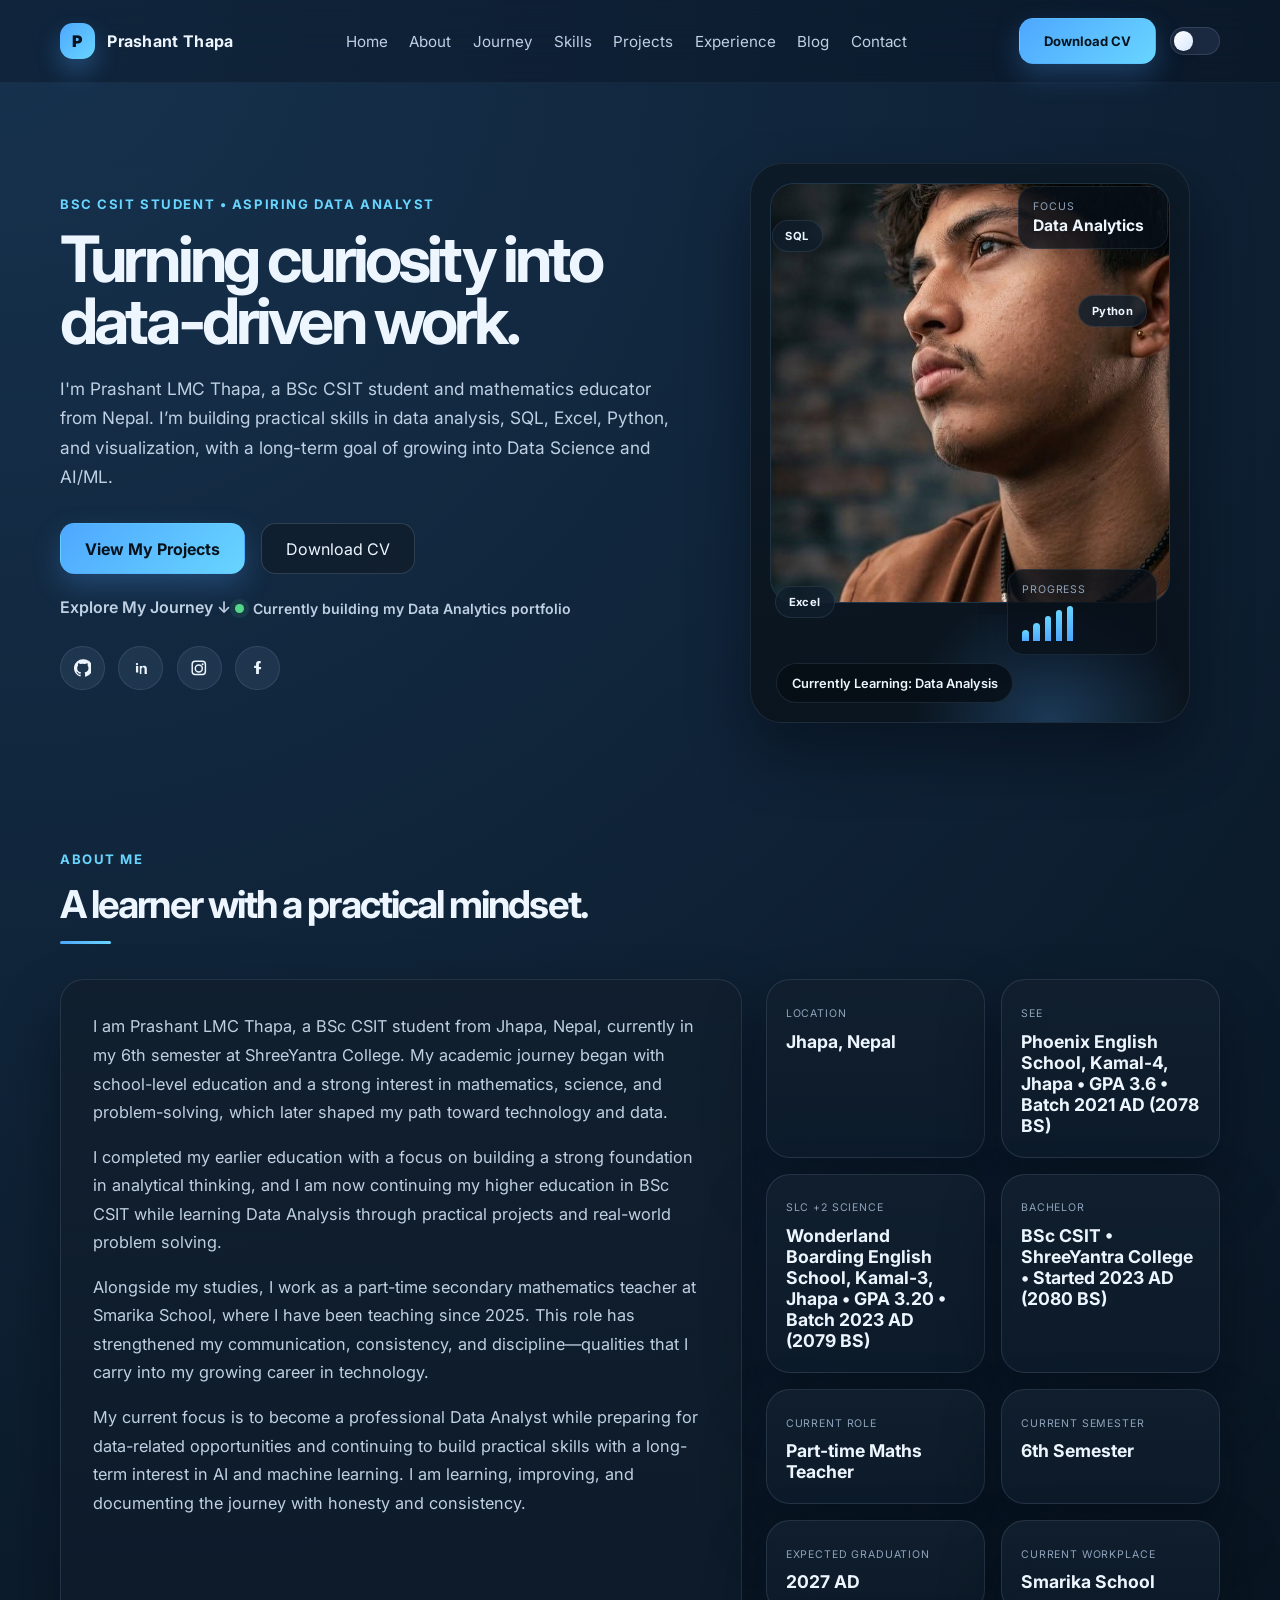
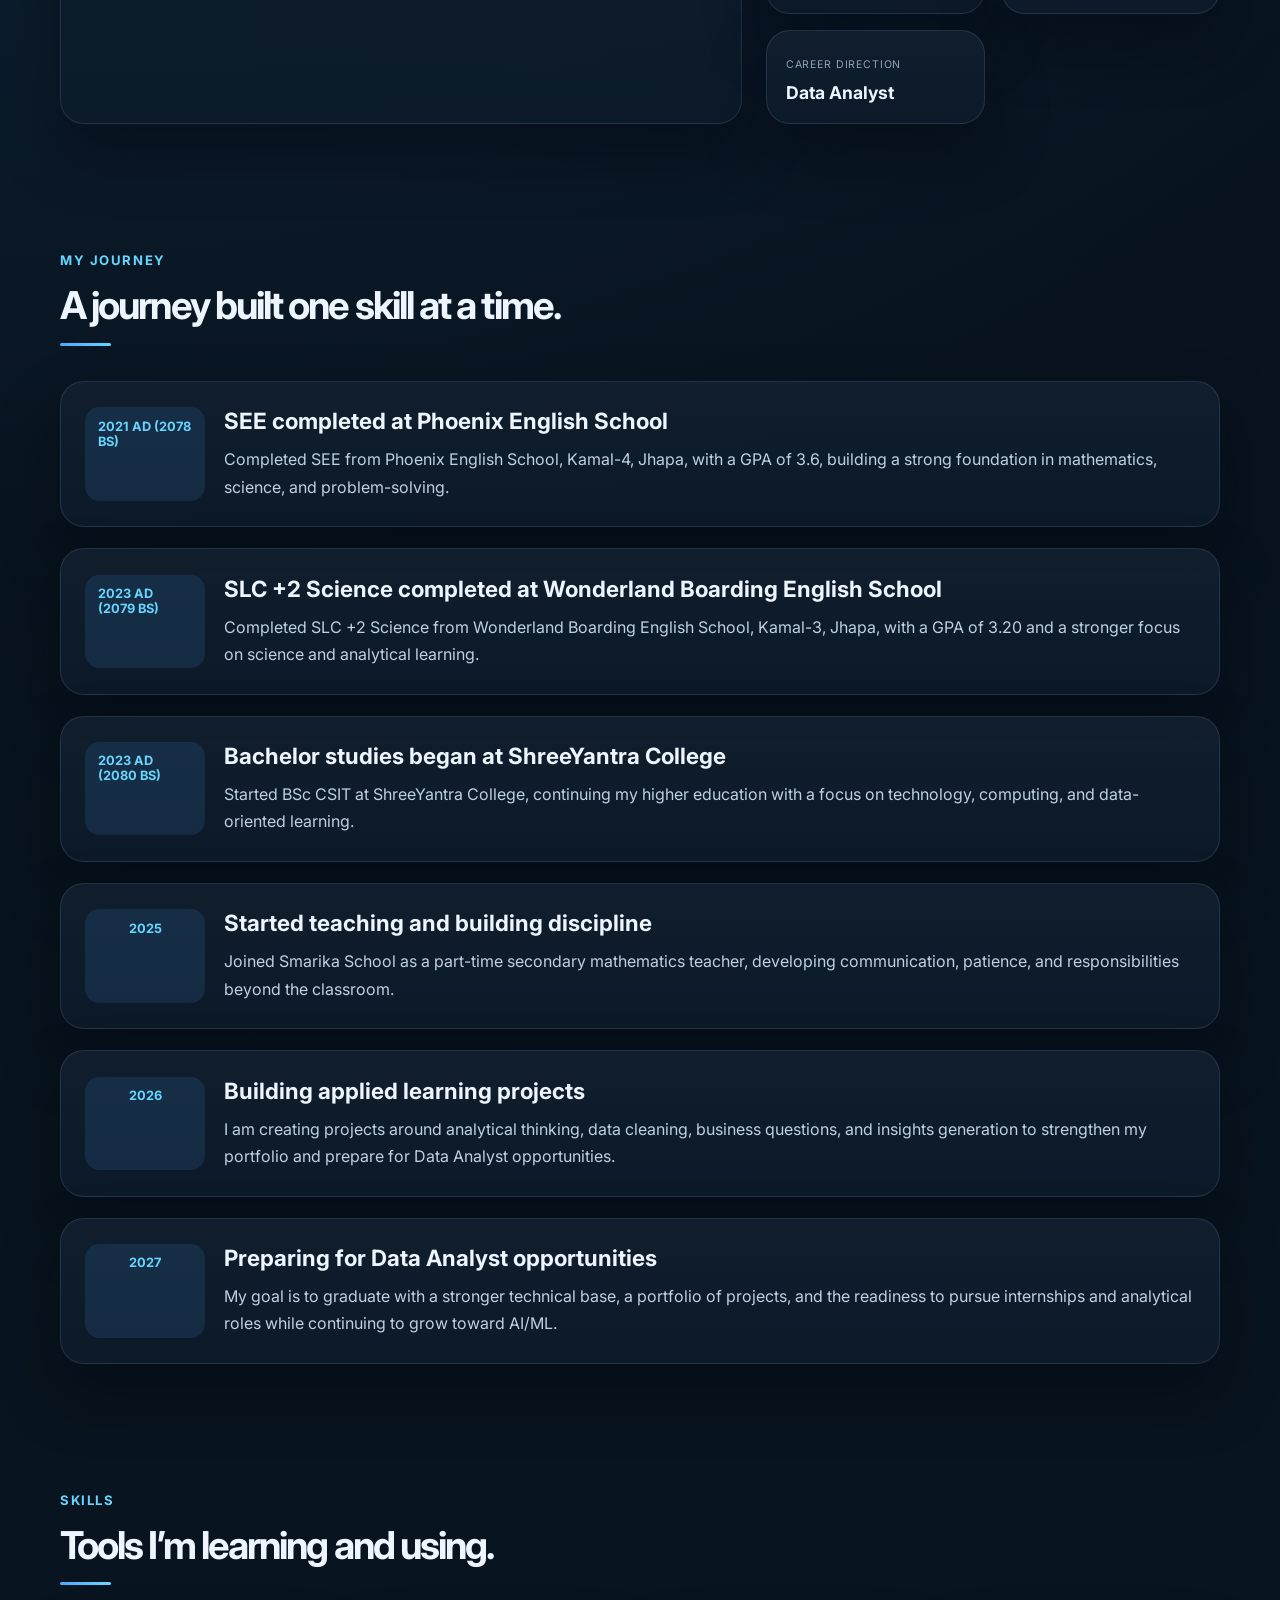
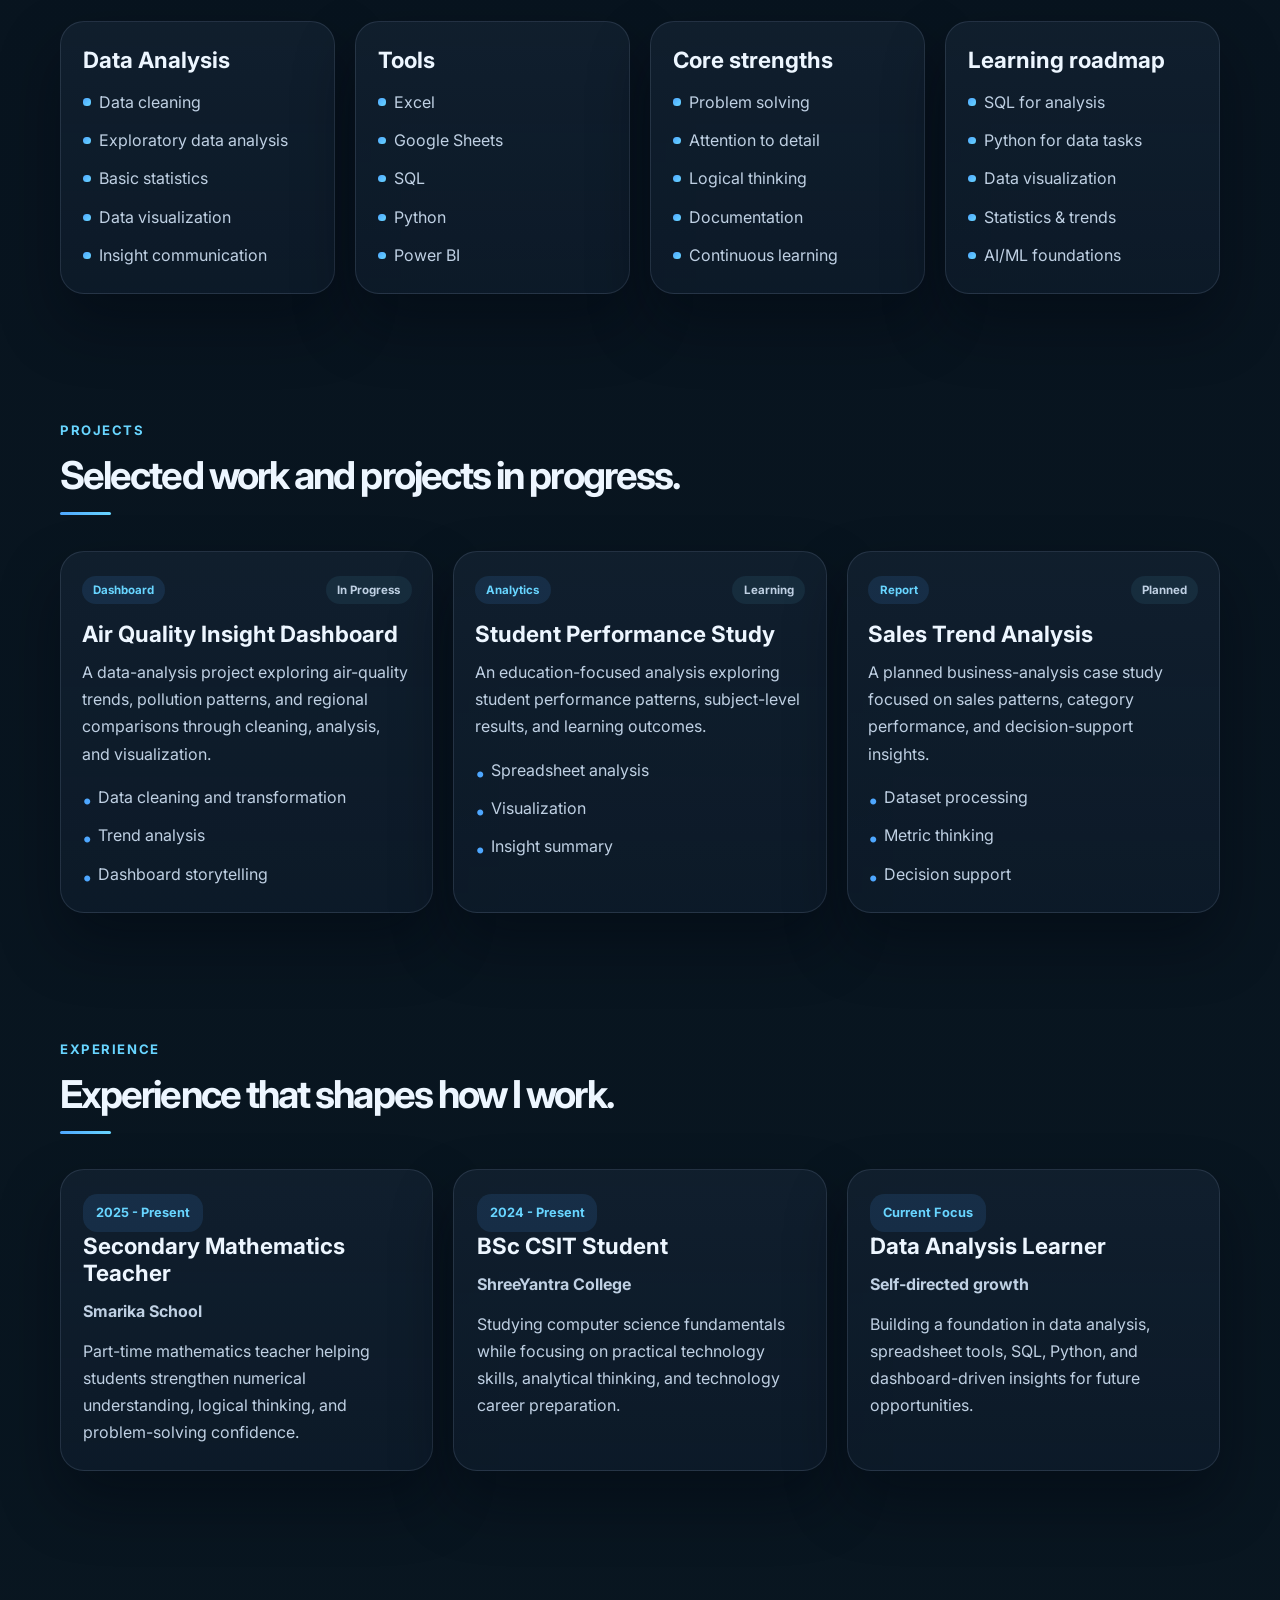
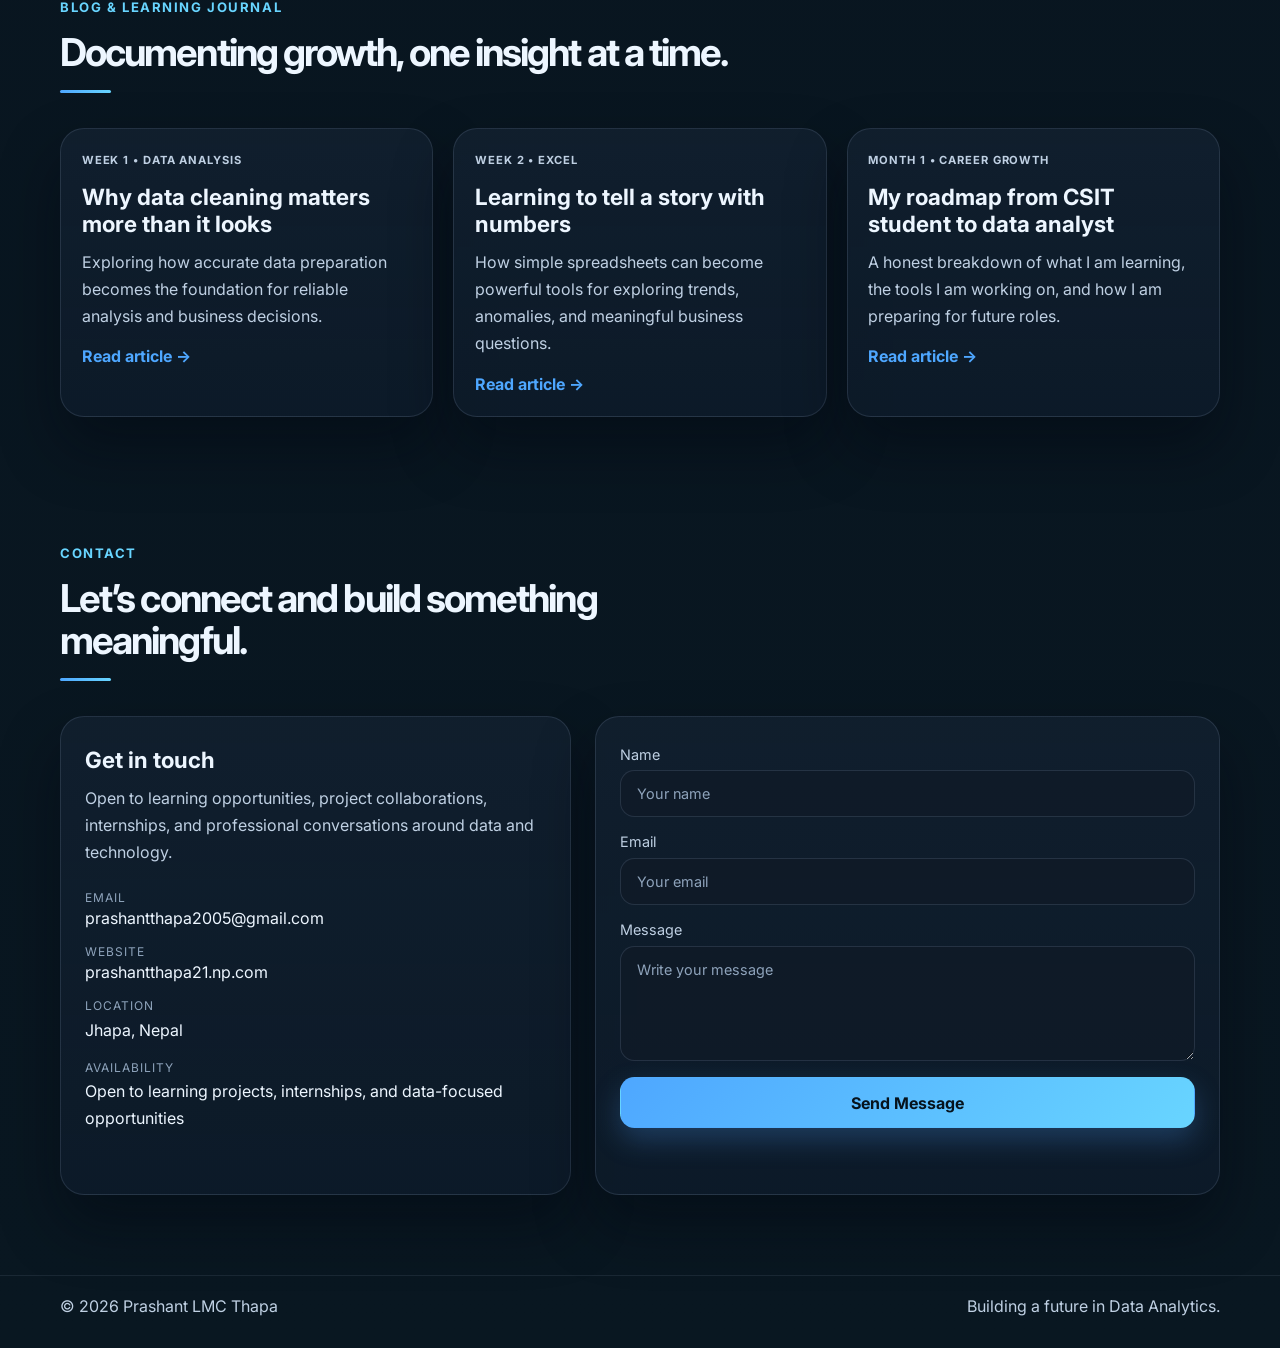
<file: index.html>
<!DOCTYPE html>
<html lang="en">
  <head>

    <!-- Google tag (gtag.js) -->
<script async src="https://www.googletagmanager.com/gtag/js?id=G-HF5E2EPW4R"></script>
<script>
  window.dataLayer = window.dataLayer || [];
  function gtag(){dataLayer.push(arguments);}
  gtag('js', new Date());

  gtag('config', 'G-HF5E2EPW4R');
</script>

    <!-- Google Tag Manager -->
<script>(function(w,d,s,l,i){w[l]=w[l]||[];w[l].push({'gtm.start':
new Date().getTime(),event:'gtm.js'});var f=d.getElementsByTagName(s)[0],
j=d.createElement(s),dl=l!='dataLayer'?'&l='+l:'';j.async=true;j.src=
'https://www.googletagmanager.com/gtm.js?id='+i+dl;f.parentNode.insertBefore(j,f);
})(window,document,'script','dataLayer','GTM-KSH8MF6R');</script>
<!-- End Google Tag Manager -->
    <meta charset="UTF-8" />
    <meta name="viewport" content="width=device-width, initial-scale=1.0" />
    <meta
      name="description"
      content="Prashant Thapa is a BSc CSIT student and aspiring data analyst from Nepal, learning SQL, Excel, Python, and data visualization to build a career in analytics and technology."
    />
    <meta
      name="keywords"
      content="Prashant Thapa, BSc CSIT student Nepal, data analyst portfolio, aspiring data analyst, SQL Excel Python, data analytics learner"
    />
    <meta
      name="robots"
      content="index, follow, max-image-preview:large, max-snippet:-1, max-video-preview:-1"
    />
    <meta name="author" content="Prashant LMC Thapa" />
    <meta name="theme-color" content="#07111d" />
    <meta property="og:title" content="Prashant Thapa | Data Analyst Portfolio & BSc CSIT Student Nepal" />
    <meta
      property="og:description"
      content="Explore the portfolio of Prashant Thapa, a BSc CSIT student and aspiring data analyst from Nepal focused on SQL, Excel, Python, and data-driven insights."
    />
    <meta property="og:type" content="website" />
    <meta property="og:url" content="https://www.prashantthapa21.com.np/" />
    <meta property="og:image" content="https://www.prashantthapa21.com.np/assets/profilepic.jpg" />
    <meta property="og:site_name" content="Prashant Thapa Portfolio" />
    <meta property="og:locale" content="en_US" />
    <meta name="twitter:card" content="summary_large_image" />
    <meta name="twitter:title" content="Prashant Thapa | Data Analyst Portfolio & BSc CSIT Student Nepal" />
    <meta
      name="twitter:description"
      content="BSc CSIT student from Nepal learning data analysis, SQL, Excel, and storytelling through insights."
    />
    <meta name="twitter:image" content="https://www.prashantthapa21.com.np/assets/profilepic.jpg" />
    <link rel="canonical" href="https://www.prashantthapa21.com.np/" />
    <title>Prashant Thapa | Data Analyst Portfolio & BSc CSIT Student Nepal</title>
    <link rel="preconnect" href="https://fonts.googleapis.com" />
    <link rel="preconnect" href="https://fonts.gstatic.com" crossorigin />
    <link
      href="https://fonts.googleapis.com/css2?family=Inter:wght@400;500;600;700;800;900&display=swap"
      rel="stylesheet"
    />
    <link rel="icon" type="image/svg+xml" href="assets/favicon.svg" />
    <link rel="stylesheet" href="styles.css" />
    <script type="application/ld+json">
      {
        "@context": "https://schema.org",
        "@type": "Person",
        "name": "Prashant LMC Thapa",
        "alternateName": "Prashant Thapa",
        "jobTitle": "BSc CSIT Student and Aspiring Data Analyst",
        "description": "BSc CSIT student from Nepal learning data analysis, SQL, Excel, Python, and visualization to build a future in analytics and technology.",
        "url": "https://www.prashantthapa21.com.np/",
        "sameAs": [
          "https://github.com/prashantthapa21/",
          "https://www.linkedin.com/in/prashant-thapa-65a13230a/",
          "https://www.instagram.com/prashant_lmc_thapa/",
          "https://www.facebook.com/prashantlmc10/"
        ],
        "knowsAbout": [
          "Data Analysis",
          "SQL",
          "Excel",
          "Python",
          "Data Visualization",
          "Statistics",
          "Mathematics",
          "Technology"
        ],
        "address": {
          "@type": "PostalAddress",
          "addressLocality": "Jhapa",
          "addressCountry": "NP"
        }
      }
    </script>
  </head>
  <body>
    <!-- Google Tag Manager (noscript) -->
<noscript><iframe src="https://www.googletagmanager.com/ns.html?id=GTM-KSH8MF6R"
height="0" width="0" style="display:none;visibility:hidden"></iframe></noscript>
<!-- End Google Tag Manager (noscript) -->
    <div class="page-shell">
      <header class="topbar" id="top">
        
        <nav class="nav container" aria-label="Main navigation">
          <a href="#home" class="brand" aria-label="Prashant LMC home">
            <span class="brand-mark">P</span>
            <span class="brand-text">Prashant Thapa</span>
          </a>

          <button class="nav-toggle" aria-label="Open navigation menu" aria-expanded="false">
            <span></span>
            <span></span>
            <span></span>
          </button>

          <div class="nav-menu" id="nav-menu" aria-label="Main navigation links"></div>

          <div class="nav-actions">
            <a class="button button-primary button-small" href="assets/Prashant_LMC_Thapa_CV.pdf" download>
              Download CV
            </a>
            <button class="theme-toggle" type="button" aria-label="Toggle color mode">
              <span class="toggle-track">
                <span class="toggle-thumb"></span>
              </span>
            </button>
          </div>
        </nav>
      </header>

      <main>
        <section class="hero container" id="home">
          <div class="hero-copy">
            <p class="eyebrow">BSc CSIT Student • Aspiring Data Analyst</p>
            <h1>Turning curiosity into data-driven work.</h1>
            <p class="lead">
              I'm Prashant LMC Thapa, a BSc CSIT student and mathematics educator from Nepal.
              I’m building practical skills in data analysis, SQL, Excel, Python, and visualization,
              with a long-term goal of growing into Data Science and AI/ML.
            </p>

            <div class="hero-actions">
              <a class="button button-primary" href="#projects">View My Projects</a>
              <a class="button button-secondary" href="assets/Prashant_LMC_Thapa_CV.pdf" download>Download CV</a>
            </div>

            <a class="scroll-link" href="#about">Explore My Journey ↓</a>

            <div class="hero-note">
              <span class="hero-note-dot"></span>
              Currently building my Data Analytics portfolio
            </div>

            <div class="socials" aria-label="Social links">
              <a href="https://github.com/prashantthapa21/" target="_blank" rel="noreferrer" aria-label="GitHub">
                <svg viewBox="0 0 24 24" aria-hidden="true"><path d="M12 .5a12 12 0 0 0-3.79 23.4c.6.11.82-.26.82-.58v-2.03c-3.34.73-4.04-1.38-4.04-1.38-.55-1.38-1.34-1.75-1.34-1.75-1.09-.75.08-.73.08-.73 1.2.09 1.84 1.25 1.84 1.25 1.08 1.84 2.83 1.31 3.52 1 .11-.78.42-1.31.76-1.61-2.66-.3-5.46-1.33-5.46-5.92 0-1.31.47-2.38 1.24-3.22-.13-.3-.54-1.52.12-3.17 0 0 1.01-.32 3.3 1.23a11.4 11.4 0 0 1 6.02 0c2.29-1.55 3.3-1.23 3.3-1.23.66 1.65.25 2.87.12 3.17.77.84 1.24 1.91 1.24 3.22 0 4.6-2.81 5.62-5.49 5.91.43.37.82 1.1.82 2.22v3.28c0 .32.22.7.83.58A12 12 0 0 0 12 .5Z"/></svg>
              </a>
              <a href="https://www.linkedin.com/in/prashant-thapa-65a13230a/" target="_blank" rel="noreferrer" aria-label="LinkedIn">
                <svg viewBox="0 0 24 24" aria-hidden="true"><path d="M6.94 8.5A1.56 1.56 0 1 1 6.94 5.4a1.56 1.56 0 0 1 0 3.1ZM5.4 9.7h3.08v8.7H5.4V9.7Zm5.28 0h2.94v1.18h.04c.41-.78 1.41-1.6 2.9-1.6 3.1 0 3.68 2.04 3.68 4.69v6.43h-3.08v-6.02c0-1.44-.03-3.29-2.01-3.29-2.01 0-2.32 1.57-2.32 3.19v6.12H10.68V9.7Z"/></svg>
              </a>
              <a href="https://www.instagram.com/prashant_lmc_thapa/" target="_blank" rel="noreferrer" aria-label="Instagram">
                <svg viewBox="0 0 24 24" aria-hidden="true"><path d="M7 2h10a5 5 0 0 1 5 5v10a5 5 0 0 1-5 5H7a5 5 0 0 1-5-5V7a5 5 0 0 1 5-5Zm0 2a3 3 0 0 0-3 3v10a3 3 0 0 0 3 3h10a3 3 0 0 0 3-3V7a3 3 0 0 0-3-3H7Zm5 3.2A5.8 5.8 0 1 1 6.2 13 5.8 5.8 0 0 1 12 7.2Zm0 2A3.8 3.8 0 1 0 15.8 13 3.8 3.8 0 0 0 12 9.2Zm5.25-3.45a1.35 1.35 0 1 1-1.35 1.35 1.35 1.35 0 0 1 1.35-1.35Z"/></svg>
              </a>
              <a href="https://www.facebook.com/prashantlmc10/" target="_blank" rel="noreferrer" aria-label="Facebook">
                <svg viewBox="0 0 24 24" aria-hidden="true"><path d="M13.5 22v-8h2.7l.4-3.1h-3.1V7.3c0-.9.25-1.5 1.6-1.5H16V2.9c-.3 0-1.3-.1-2.4-.1-2.4 0-4 1.5-4 4.2v2.3H7v3.1h2.7v8h3.8Z"/></svg>
              </a>
            </div>
          </div>

          <div class="hero-visual" aria-label="Prashant profile summary">
            <div class="profile-card">
              <div class="profile-portrait">
                <img src="assets/profilepic.jpg" alt="Prashant LMC Thapa placeholder portrait" />
              </div>

              <div class="status-pill">Currently Learning: Data Analysis</div>

              <div class="mini-card mini-card-top">
                <span class="label">Focus</span>
                <strong>Data Analytics</strong>
              </div>

              <div class="mini-card mini-card-bottom">
                <span class="label">Progress</span>
                <div class="mini-chart">
                  <span></span>
                  <span></span>
                  <span></span>
                  <span></span>
                  <span></span>
                </div>
              </div>

              <div class="floating-badge badge-one">SQL</div>
              <div class="floating-badge badge-two">Excel</div>
              <div class="floating-badge badge-three">Python</div>
            </div>
          </div>
        </section>

        <section class="section container" id="about">
          <div class="section-heading">
            <p class="eyebrow">About Me</p>
            <h2>A learner with a practical mindset.</h2>
          </div>

          <div class="about-grid">
            <div class="about-copy card-panel">
              <p>
                I am Prashant LMC Thapa, a BSc CSIT student from Jhapa, Nepal, currently in my 6th semester at ShreeYantra College. My academic journey began with school-level education and a strong interest in mathematics, science, and problem-solving, which later shaped my path toward technology and data.
              </p>
              <p>
                I completed my earlier education with a focus on building a strong foundation in analytical thinking, and I am now continuing my higher education in BSc CSIT while learning Data Analysis through practical projects and real-world problem solving.
              </p>
              <p>
                Alongside my studies, I work as a part-time secondary mathematics teacher at Smarika School, where I have been teaching since 2025. This role has strengthened my communication, consistency, and discipline—qualities that I carry into my growing career in technology.
              </p>
              <p>
                My current focus is to become a professional Data Analyst while preparing for data-related opportunities and continuing to build practical skills with a long-term interest in AI and machine learning. I am learning, improving, and documenting the journey with honesty and consistency.
              </p>
            </div>

            <div class="info-stack">
              <article class="stat-card card-panel">
                <span class="label">Location</span>
                <h3>Jhapa, Nepal</h3>
              </article>
              <article class="stat-card card-panel">
                <span class="label">SEE</span>
                <h3>Phoenix English School, Kamal-4, Jhapa • GPA 3.6 • Batch 2021 AD (2078 BS)</h3>
              </article>
              <article class="stat-card card-panel">
                <span class="label">SLC +2 Science</span>
                <h3>Wonderland Boarding English School, Kamal-3, Jhapa • GPA 3.20 • Batch 2023 AD (2079 BS)</h3>
              </article>
              <article class="stat-card card-panel">
                <span class="label">Bachelor</span>
                <h3>BSc CSIT • ShreeYantra College • Started 2023 AD (2080 BS)</h3>
              </article>
              <article class="stat-card card-panel">
                <span class="label">Current Role</span>
                <h3>Part-time Maths Teacher</h3>
              </article>
              <article class="stat-card card-panel">
                <span class="label">Current Semester</span>
                <h3>6th Semester</h3>
              </article>
              <article class="stat-card card-panel">
                <span class="label">Expected Graduation</span>
                <h3>2027 AD</h3>
              </article>
              <article class="stat-card card-panel">
                <span class="label">Current Workplace</span>
                <h3>Smarika School</h3>
              </article>
              <article class="stat-card card-panel">
                <span class="label">Career Direction</span>
                <h3>Data Analyst</h3>
              </article>
            </div>
          </div>
        </section>

        <section class="section container" id="journey">
          <div class="section-heading">
            <p class="eyebrow">My Journey</p>
            <h2>A journey built one skill at a time.</h2>
          </div>

          <div class="timeline" id="timeline"></div>
        </section>

        <section class="section container" id="skills">
          <div class="section-heading">
            <p class="eyebrow">Skills</p>
            <h2>Tools I’m learning and using.</h2>
          </div>

          <div class="skills-grid" id="skills-grid"></div>
        </section>

        <section class="section container" id="projects">
          <div class="section-heading">
            <p class="eyebrow">Projects</p>
            <h2>Selected work and projects in progress.</h2>
          </div>

          <div class="projects-grid" id="projects-grid"></div>
        </section>

        <section class="section container" id="experience">
          <div class="section-heading">
            <p class="eyebrow">Experience</p>
            <h2>Experience that shapes how I work.</h2>
          </div>

          <div class="experience-grid" id="experience-grid"></div>
        </section>

        <section class="section container" id="blog">
          <div class="section-heading">
            <p class="eyebrow">Blog & Learning Journal</p>
            <h2>Documenting growth, one insight at a time.</h2>
          </div>

          <div class="blog-grid" id="blog-grid"></div>
        </section>

        <section class="section container contact-section" id="contact">
          <div class="section-heading">
            <p class="eyebrow">Contact</p>
            <h2>Let’s connect and build something meaningful.</h2>
          </div>

          <div class="contact-grid">
            <div class="contact-card card-panel">
              <h3>Get in touch</h3>
              <p>Open to learning opportunities, project collaborations, internships, and professional conversations around data and technology.</p>

              <div class="contact-list">
                <div>
                  <span>Email</span>
                  <a href="mailto:prashantthapa2005@gmail.com">prashantthapa2005@gmail.com</a>
                </div>
                <div>
                  <span>Website</span>
                  <a href="https://prashantthapa21.np.com" target="_blank" rel="noreferrer">prashantthapa21.np.com</a>
                </div>
                <div>
                  <span>Location</span>
                  <p>Jhapa, Nepal</p>
                </div>
                <div>
                  <span>Availability</span>
                  <p>Open to learning projects, internships, and data-focused opportunities</p>
                </div>
              </div>
            </div>

            <form
              class="contact-form card-panel"
              id="contact-form"
              action="https://formsubmit.co/prashantthapa2005@gmail.com"
              method="POST"
              novalidate
            >
              <input type="hidden" name="_captcha" value="false" />
              <input type="hidden" name="_subject" value="Portfolio contact form message" />
              <label>
                Name
                <input type="text" name="name" placeholder="Your name" required />
              </label>
              <label>
                Email
                <input type="email" name="email" placeholder="Your email" required />
              </label>
              <label>
                Message
                <textarea name="message" rows="5" placeholder="Write your message" required></textarea>
              </label>
              <button type="submit" class="button button-primary">Send Message</button>
              <p id="form-status" class="form-status" aria-live="polite"></p>
            </form>
          </div>
        </section>
      </main>

      <footer class="footer">
        <div class="container footer-inner">
          <p>© <span id="year"></span> Prashant LMC Thapa</p>
          <p>Building a future in Data Analytics.</p>
        </div>
      </footer>
    </div>

    <script src="script.js"></script>
  </body>
</html>
</file>
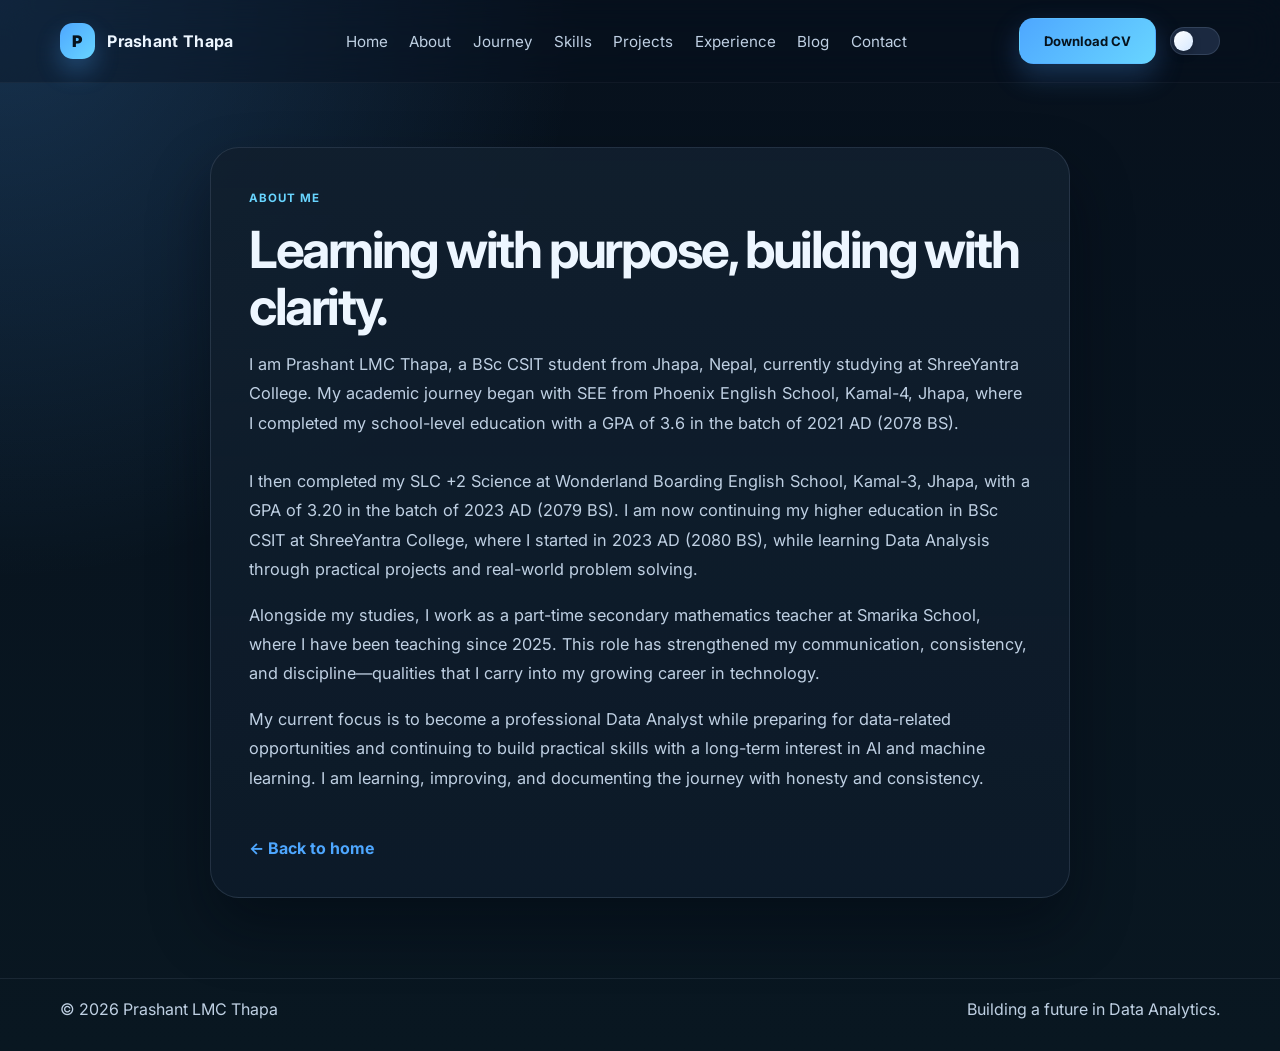
<file: about.html>
<!DOCTYPE html>
<html lang="en">
  <head>

    <!-- Google tag (gtag.js) -->
<script async src="https://www.googletagmanager.com/gtag/js?id=G-HF5E2EPW4R"></script>
<script>
  window.dataLayer = window.dataLayer || [];
  function gtag(){dataLayer.push(arguments);}
  gtag('js', new Date());

  gtag('config', 'G-HF5E2EPW4R');
</script>
    <!-- Google Tag Manager -->
<script>(function(w,d,s,l,i){w[l]=w[l]||[];w[l].push({'gtm.start':
new Date().getTime(),event:'gtm.js'});var f=d.getElementsByTagName(s)[0],
j=d.createElement(s),dl=l!='dataLayer'?'&l='+l:'';j.async=true;j.src=
'https://www.googletagmanager.com/gtm.js?id='+i+dl;f.parentNode.insertBefore(j,f);
})(window,document,'script','dataLayer','GTM-KSH8MF6R');</script>
<!-- End Google Tag Manager -->
    <meta charset="UTF-8" />
    <meta name="viewport" content="width=device-width, initial-scale=1.0" />
    <meta
      name="description"
      content="Learn about Prashant Thapa, a BSc CSIT student from Nepal focused on data analytics, technology, problem solving, and future career growth."
    />
    <meta name="robots" content="index, follow" />
    <meta property="og:title" content="About Prashant Thapa | BSc CSIT Student & Data Analytics Learner" />
    <meta property="og:description" content="Discover Prashant Thapa's academic journey, learning path, and professional focus as a future data analyst from Nepal." />
    <meta property="og:type" content="website" />
    <meta property="og:url" content="https://www.prashantthapa21.com.np/about.html" />
    <meta property="og:image" content="https://www.prashantthapa21.com.np/assets/profilepic.jpg" />
    <link rel="canonical" href="https://www.prashantthapa21.com.np/about.html" />
    <title>About Prashant Thapa | BSc CSIT Student & Data Analytics Learner</title>
    <link rel="preconnect" href="https://fonts.googleapis.com" />
    <link rel="preconnect" href="https://fonts.gstatic.com" crossorigin />
    <link href="https://fonts.googleapis.com/css2?family=Inter:wght@400;500;600;700;800;900&display=swap" rel="stylesheet" />
    <link rel="icon" type="image/svg+xml" href="assets/favicon.svg" />
    <link rel="stylesheet" href="styles.css" />
  </head>
  <body>
    <!-- Google Tag Manager (noscript) -->
<noscript><iframe src="https://www.googletagmanager.com/ns.html?id=GTM-KSH8MF6R"
height="0" width="0" style="display:none;visibility:hidden"></iframe></noscript>
<!-- End Google Tag Manager (noscript) -->
    <div class="page-shell">
      <header class="topbar" id="top">
        <nav class="nav container" aria-label="Main navigation">
          <a href="index.html" class="brand" aria-label="Prashant LMC home">
            <span class="brand-mark">P</span>
            <span class="brand-text">Prashant Thapa</span>
          </a>

          <div class="nav-menu">
            <a href="index.html">Home</a>
            <a href="about.html">About</a>
            <a href="journey.html">Journey</a>
            <a href="skills.html">Skills</a>
            <a href="projects.html">Projects</a>
            <a href="experience.html">Experience</a>
            <a href="blog.html">Blog</a>
            <a href="contact.html">Contact</a>
          </div>

          <div class="nav-actions">
            <a class="button button-primary button-small" href="assets/Prashant_LMC_Thapa_CV.pdf" download>Download CV</a>
            <button class="theme-toggle" type="button" aria-label="Toggle color mode"><span class="toggle-track"><span class="toggle-thumb"></span></span></button>
          </div>
        </nav>
      </header>

      <main class="article-page">
        <div class="container article-shell">
          <article class="article-card">
            <span class="article-meta">About Me</span>
            <h1>Learning with purpose, building with clarity.</h1>
            <p class="article-intro">
              I am Prashant LMC Thapa, a BSc CSIT student from Jhapa, Nepal, currently studying at ShreeYantra College. My academic journey began with SEE from Phoenix English School, Kamal-4, Jhapa, where I completed my school-level education with a GPA of 3.6 in the batch of 2021 AD (2078 BS).
            </p>
            <p>
              I then completed my SLC +2 Science at Wonderland Boarding English School, Kamal-3, Jhapa, with a GPA of 3.20 in the batch of 2023 AD (2079 BS). I am now continuing my higher education in BSc CSIT at ShreeYantra College, where I started in 2023 AD (2080 BS), while learning Data Analysis through practical projects and real-world problem solving.
            </p>
            <p>
              Alongside my studies, I work as a part-time secondary mathematics teacher at Smarika School, where I have been teaching since 2025. This role has strengthened my communication, consistency, and discipline—qualities that I carry into my growing career in technology.
            </p>
            <p>
              My current focus is to become a professional Data Analyst while preparing for data-related opportunities and continuing to build practical skills with a long-term interest in AI and machine learning. I am learning, improving, and documenting the journey with honesty and consistency.
            </p>
            <a href="index.html" class="article-back">← Back to home</a>
          </article>
        </div>
      </main>

      <footer class="footer">
        <div class="container footer-inner">
          <p>© <span id="year"></span> Prashant LMC Thapa</p>
          <p>Building a future in Data Analytics.</p>
        </div>
      </footer>
    </div>

    <script src="script.js"></script>
  </body>
</html>
</file>
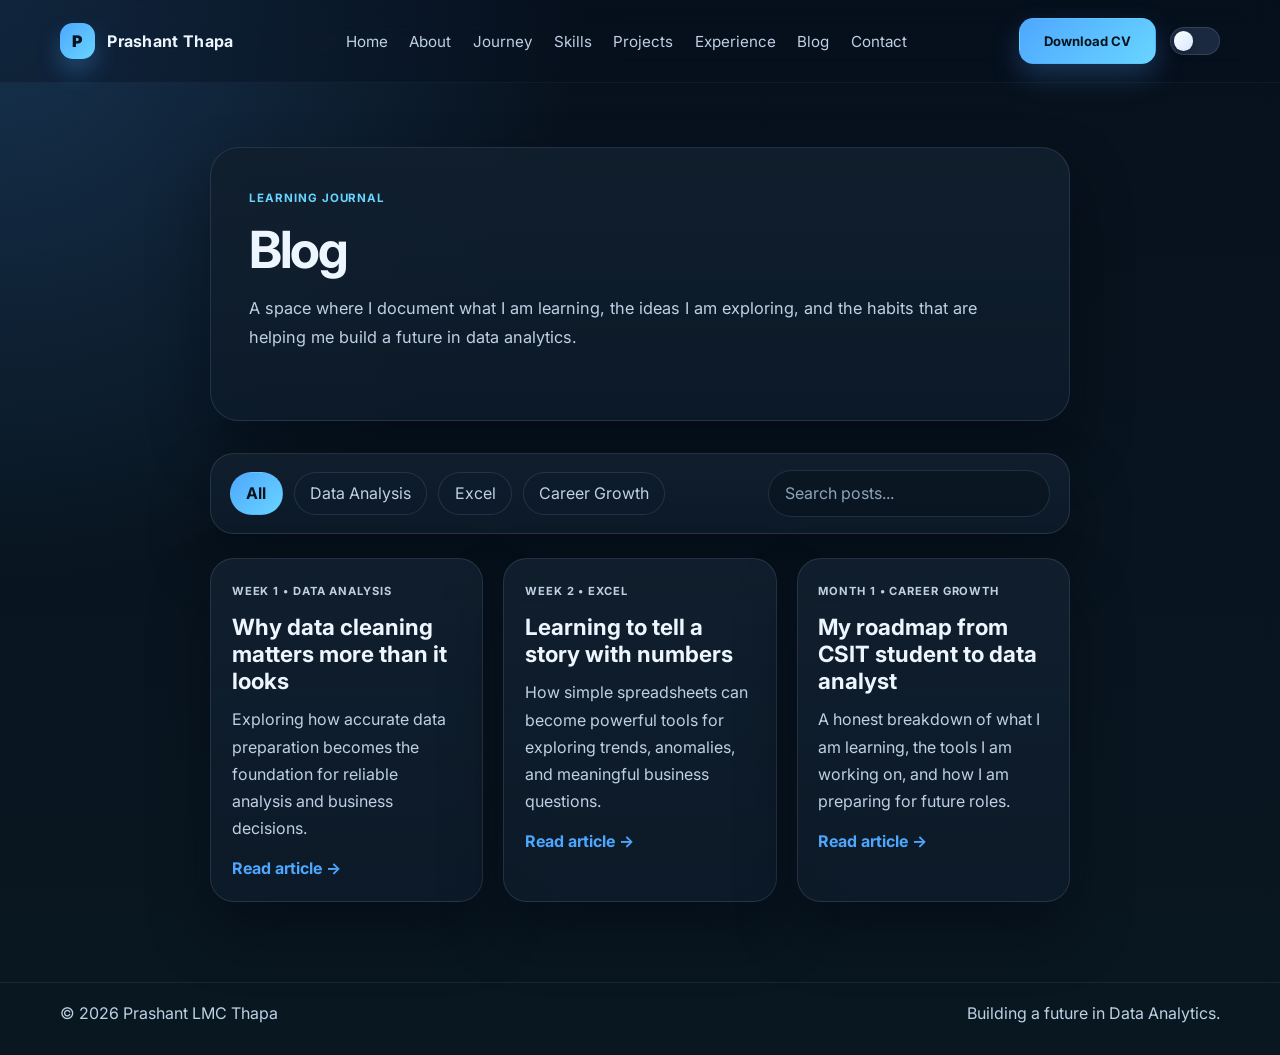
<file: blog.html>
<!DOCTYPE html>
<html lang="en">
  <head>

    <!-- Google tag (gtag.js) -->
<script async src="https://www.googletagmanager.com/gtag/js?id=G-HF5E2EPW4R"></script>
<script>
  window.dataLayer = window.dataLayer || [];
  function gtag(){dataLayer.push(arguments);}
  gtag('js', new Date());

  gtag('config', 'G-HF5E2EPW4R');
</script>

    <!-- Google Tag Manager -->
<script>(function(w,d,s,l,i){w[l]=w[l]||[];w[l].push({'gtm.start':
new Date().getTime(),event:'gtm.js'});var f=d.getElementsByTagName(s)[0],
j=d.createElement(s),dl=l!='dataLayer'?'&l='+l:'';j.async=true;j.src=
'https://www.googletagmanager.com/gtm.js?id='+i+dl;f.parentNode.insertBefore(j,f);
})(window,document,'script','dataLayer','GTM-KSH8MF6R');</script>
<!-- End Google Tag Manager -->
    <meta charset="UTF-8" />
    <meta name="viewport" content="width=device-width, initial-scale=1.0" />
    <meta
      name="description"
      content="Read Prashant Thapa's learning journal, data analysis insights, SQL notes, Excel observations, and career growth reflections from Nepal."
    />
    <meta name="robots" content="index, follow" />
    <meta property="og:title" content="Blog | Prashant Thapa | Data Analysis and Learning Journal" />
    <meta property="og:description" content="Explore the learning journal of Prashant Thapa covering data analysis, Excel, SQL, and personal growth in analytics." />
    <meta property="og:type" content="website" />
    <meta property="og:url" content="https://www.prashantthapa21.com.np/blog.html" />
    <meta property="og:image" content="https://www.prashantthapa21.com.np/assets/profilepic.jpg" />
    <link rel="canonical" href="https://www.prashantthapa21.com.np/blog.html" />
    <title>Blog | Prashant Thapa | Data Analysis and Learning Journal</title>
    <link rel="preconnect" href="https://fonts.googleapis.com" />
    <link rel="preconnect" href="https://fonts.gstatic.com" crossorigin />
    <link
      href="https://fonts.googleapis.com/css2?family=Inter:wght@400;500;600;700;800;900&display=swap"
      rel="stylesheet"
    />
    <link rel="icon" type="image/svg+xml" href="assets/favicon.svg" />
    <link rel="stylesheet" href="styles.css" />
  </head>
  <body>
    <!-- Google Tag Manager (noscript) -->
<noscript><iframe src="https://www.googletagmanager.com/ns.html?id=GTM-KSH8MF6R"
height="0" width="0" style="display:none;visibility:hidden"></iframe></noscript>
<!-- End Google Tag Manager (noscript) -->
    <div class="page-shell">
      <header class="topbar" id="top">
        <nav class="nav container" aria-label="Main navigation">
          <a href="index.html#home" class="brand" aria-label="Prashant LMC home">
            <span class="brand-mark">P</span>
            <span class="brand-text">Prashant Thapa</span>
          </a>

          <div class="nav-menu" aria-label="Main navigation links">
            <a href="index.html">Home</a>
            <a href="about.html">About</a>
            <a href="journey.html">Journey</a>
            <a href="skills.html">Skills</a>
            <a href="projects.html">Projects</a>
            <a href="experience.html">Experience</a>
            <a href="blog.html">Blog</a>
            <a href="contact.html">Contact</a>
          </div>

          <div class="nav-actions">
            <a class="button button-primary button-small" href="assets/Prashant_LMC_Thapa_CV.pdf" download>
              Download CV
            </a>
            <button class="theme-toggle" type="button" aria-label="Toggle color mode">
              <span class="toggle-track">
                <span class="toggle-thumb"></span>
              </span>
            </button>
          </div>
        </nav>
      </header>

      <main class="article-page">
        <div class="container article-shell">
          <article class="article-card">
            <span class="article-meta">Learning Journal</span>
            <h1>Blog</h1>
            <p class="article-intro">
              A space where I document what I am learning, the ideas I am exploring, and the habits that are helping me build a future in data analytics.
            </p>
          </article>

          <div class="blog-toolbar card-panel">
            <div class="blog-filter-group" aria-label="Blog categories">
              <button class="blog-filter is-active" type="button" data-filter="all">All</button>
              <button class="blog-filter" type="button" data-filter="Data Analysis">Data Analysis</button>
              <button class="blog-filter" type="button" data-filter="Excel">Excel</button>
              <button class="blog-filter" type="button" data-filter="Career Growth">Career Growth</button>
            </div>

            <label class="blog-search" aria-label="Search blog posts">
              <span class="sr-only">Search blog posts</span>
              <input id="blog-search" type="search" placeholder="Search posts..." />
            </label>
          </div>

          <div id="blog-page-grid" class="blog-grid blog-page-grid" aria-live="polite"></div>
        </div>
      </main>

      <footer class="footer">
        <div class="container footer-inner">
          <p>© <span id="year"></span> Prashant LMC Thapa</p>
          <p>Building a future in Data Analytics.</p>
        </div>
      </footer>
    </div>

    <script src="script.js"></script>
  </body>
</html>
</file>
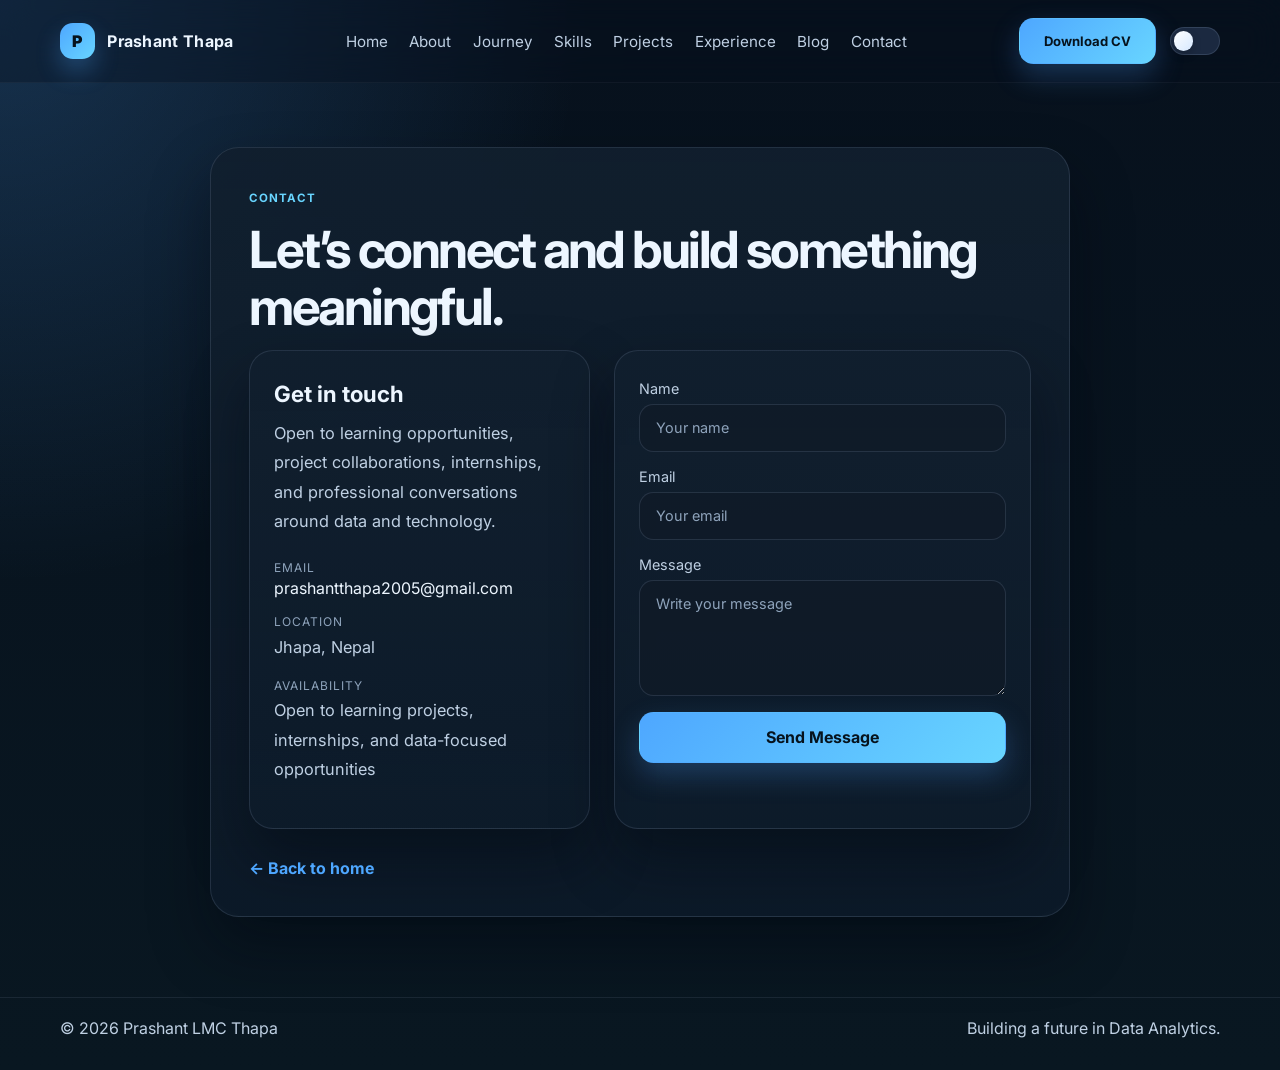
<file: contact.html>
<!DOCTYPE html>
<html lang="en">
  <head>

    <!-- Google tag (gtag.js) -->
<script async src="https://www.googletagmanager.com/gtag/js?id=G-HF5E2EPW4R"></script>
<script>
  window.dataLayer = window.dataLayer || [];
  function gtag(){dataLayer.push(arguments);}
  gtag('js', new Date());

  gtag('config', 'G-HF5E2EPW4R');
</script>

    <!-- Google Tag Manager -->
<script>(function(w,d,s,l,i){w[l]=w[l]||[];w[l].push({'gtm.start':
new Date().getTime(),event:'gtm.js'});var f=d.getElementsByTagName(s)[0],
j=d.createElement(s),dl=l!='dataLayer'?'&l='+l:'';j.async=true;j.src=
'https://www.googletagmanager.com/gtm.js?id='+i+dl;f.parentNode.insertBefore(j,f);
})(window,document,'script','dataLayer','GTM-KSH8MF6R');</script>
<!-- End Google Tag Manager -->
    <meta charset="UTF-8" />
    <meta name="viewport" content="width=device-width, initial-scale=1.0" />
    <meta
      name="description"
      content="Contact Prashant Thapa for collaborations, internships, questions, and professional conversations about data analytics and technology."
    />
    <meta name="robots" content="index, follow" />
    <meta property="og:title" content="Contact Prashant Thapa | Data Analyst Portfolio and Collaborations" />
    <meta property="og:description" content="Get in touch with Prashant Thapa for data-related opportunities, collaborations, and professional conversations in Nepal and beyond." />
    <meta property="og:type" content="website" />
    <meta property="og:url" content="https://www.prashantthapa21.com.np/contact.html" />
    <meta property="og:image" content="https://www.prashantthapa21.com.np/assets/profilepic.jpg" />
    <link rel="canonical" href="https://www.prashantthapa21.com.np/contact.html" />
    <title>Contact Prashant Thapa | Data Analyst Portfolio and Collaborations</title>
    <link rel="preconnect" href="https://fonts.googleapis.com" />
    <link rel="preconnect" href="https://fonts.gstatic.com" crossorigin />
    <link href="https://fonts.googleapis.com/css2?family=Inter:wght@400;500;600;700;800;900&display=swap" rel="stylesheet" />
    <link rel="icon" type="image/svg+xml" href="assets/favicon.svg" />
    <link rel="stylesheet" href="styles.css" />
  </head>
  <body>
    <!-- Google Tag Manager (noscript) -->
<noscript><iframe src="https://www.googletagmanager.com/ns.html?id=GTM-KSH8MF6R"
height="0" width="0" style="display:none;visibility:hidden"></iframe></noscript>
<!-- End Google Tag Manager (noscript) -->
    <div class="page-shell">
      <header class="topbar" id="top">
        <nav class="nav container" aria-label="Main navigation">
          <a href="index.html" class="brand" aria-label="Prashant LMC home">
            <span class="brand-mark">P</span>
            <span class="brand-text">Prashant Thapa</span>
          </a>

          <div class="nav-menu">
            <a href="index.html">Home</a>
            <a href="about.html">About</a>
            <a href="journey.html">Journey</a>
            <a href="skills.html">Skills</a>
            <a href="projects.html">Projects</a>
            <a href="experience.html">Experience</a>
            <a href="blog.html">Blog</a>
            <a href="contact.html">Contact</a>
          </div>

          <div class="nav-actions">
            <a class="button button-primary button-small" href="assets/Prashant_LMC_Thapa_CV.pdf" download>Download CV</a>
            <button class="theme-toggle" type="button" aria-label="Toggle color mode"><span class="toggle-track"><span class="toggle-thumb"></span></span></button>
          </div>
        </nav>
      </header>

      <main class="article-page">
        <div class="container article-shell">
          <article class="article-card">
            <span class="article-meta">Contact</span>
            <h1>Let’s connect and build something meaningful.</h1>
            <div class="contact-grid contact-page-grid">
              <div class="contact-card card-panel">
                <h3>Get in touch</h3>
                <p>Open to learning opportunities, project collaborations, internships, and professional conversations around data and technology.</p>
                <div class="contact-list">
                  <div>
                    <span>Email</span>
                    <a href="mailto:prashantthapa2005@gmail.com">prashantthapa2005@gmail.com</a>
                  </div>
                  <div>
                    <span>Location</span>
                    <p>Jhapa, Nepal</p>
                  </div>
                  <div>
                    <span>Availability</span>
                    <p>Open to learning projects, internships, and data-focused opportunities</p>
                  </div>
                </div>
              </div>

              <form class="contact-form card-panel" id="contact-form" action="https://formsubmit.co/prashantthapa2005@gmail.com" method="POST" novalidate>
                <input type="hidden" name="_captcha" value="false" />
                <input type="hidden" name="_subject" value="Portfolio contact form message" />
                <label>
                  Name
                  <input type="text" name="name" placeholder="Your name" required />
                </label>
                <label>
                  Email
                  <input type="email" name="email" placeholder="Your email" required />
                </label>
                <label>
                  Message
                  <textarea name="message" rows="5" placeholder="Write your message" required></textarea>
                </label>
                <button type="submit" class="button button-primary">Send Message</button>
                <p id="form-status" class="form-status" aria-live="polite"></p>
              </form>
            </div>
            <a href="index.html" class="article-back">← Back to home</a>
          </article>
        </div>
      </main>

      <footer class="footer">
        <div class="container footer-inner">
          <p>© <span id="year"></span> Prashant LMC Thapa</p>
          <p>Building a future in Data Analytics.</p>
        </div>
      </footer>
    </div>

    <script src="script.js"></script>
  </body>
</html>
</file>
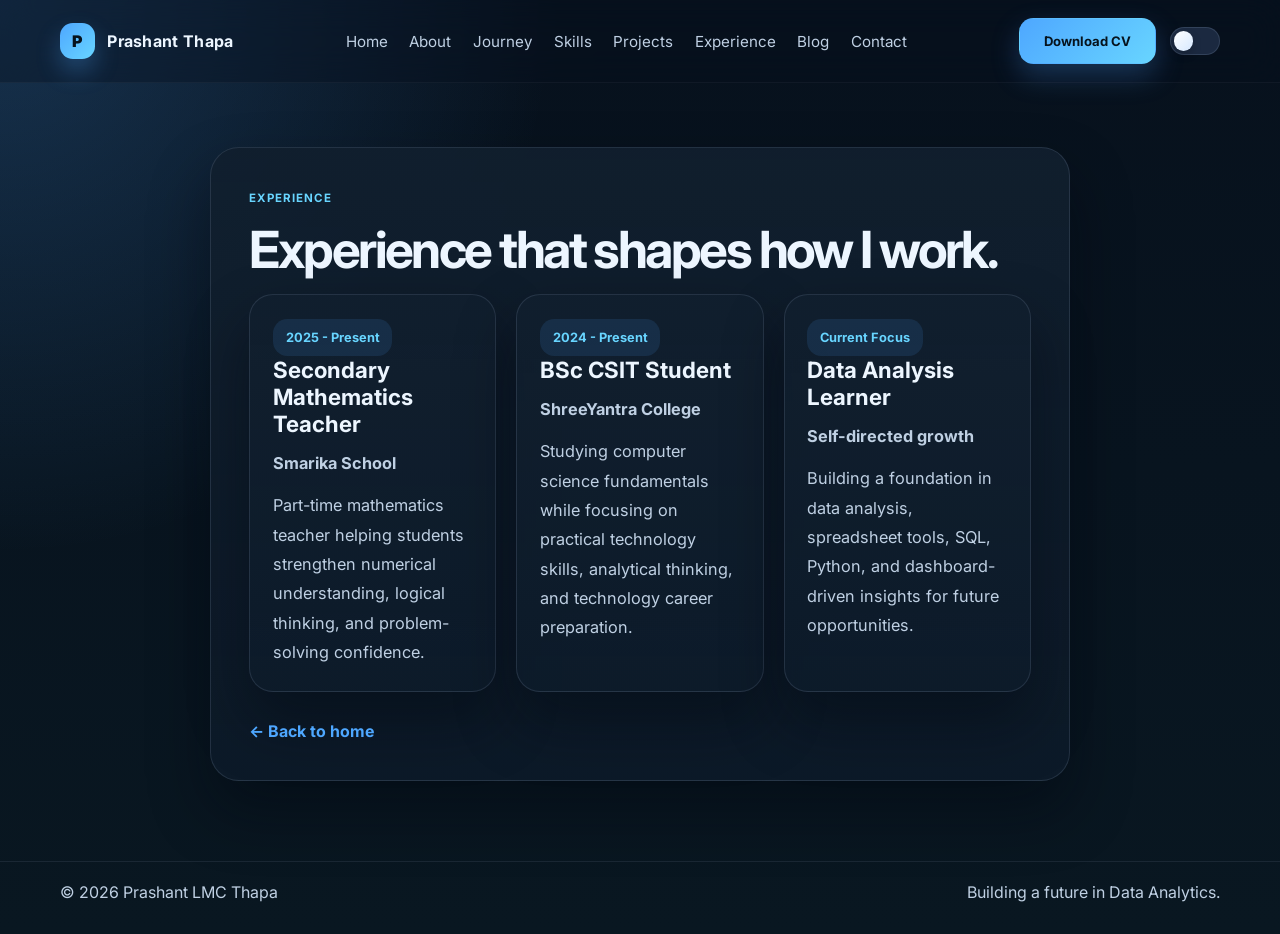
<file: experience.html>
<!DOCTYPE html>
<html lang="en">
  <head>

    <!-- Google tag (gtag.js) -->
<script async src="https://www.googletagmanager.com/gtag/js?id=G-HF5E2EPW4R"></script>
<script>
  window.dataLayer = window.dataLayer || [];
  function gtag(){dataLayer.push(arguments);}
  gtag('js', new Date());

  gtag('config', 'G-HF5E2EPW4R');
</script>

    <!-- Google Tag Manager -->
<script>(function(w,d,s,l,i){w[l]=w[l]||[];w[l].push({'gtm.start':
new Date().getTime(),event:'gtm.js'});var f=d.getElementsByTagName(s)[0],
j=d.createElement(s),dl=l!='dataLayer'?'&l='+l:'';j.async=true;j.src=
'https://www.googletagmanager.com/gtm.js?id='+i+dl;f.parentNode.insertBefore(j,f);
})(window,document,'script','dataLayer','GTM-KSH8MF6R');</script>
<!-- End Google Tag Manager -->
    <meta charset="UTF-8" />
    <meta name="viewport" content="width=device-width, initial-scale=1.0" />
    <meta
      name="description"
      content="See Prashant Thapa's experience as a mathematics teacher, BSc CSIT student, and growing data analytics learner from Nepal."
    />
    <meta name="robots" content="index, follow" />
    <meta property="og:title" content="Experience | Prashant Thapa | Teacher and Data Analytics Learner" />
    <meta property="og:description" content="Explore Prashant Thapa's work and learning experience in education, technology, and the path toward a data analytics career." />
    <meta property="og:type" content="website" />
    <meta property="og:url" content="https://www.prashantthapa21.com.np/experience.html" />
    <meta property="og:image" content="https://www.prashantthapa21.com.np/assets/profilepic.jpg" />
    <link rel="canonical" href="https://www.prashantthapa21.com.np/experience.html" />
    <title>Experience | Prashant Thapa | Teacher and Data Analytics Learner</title>
    <link rel="preconnect" href="https://fonts.googleapis.com" />
    <link rel="preconnect" href="https://fonts.gstatic.com" crossorigin />
    <link href="https://fonts.googleapis.com/css2?family=Inter:wght@400;500;600;700;800;900&display=swap" rel="stylesheet" />
    <link rel="icon" type="image/svg+xml" href="assets/favicon.svg" />
    <link rel="stylesheet" href="styles.css" />
  </head>
  <body>
    <!-- Google Tag Manager (noscript) -->
<noscript><iframe src="https://www.googletagmanager.com/ns.html?id=GTM-KSH8MF6R"
height="0" width="0" style="display:none;visibility:hidden"></iframe></noscript>
<!-- End Google Tag Manager (noscript) -->
    <div class="page-shell">
      <header class="topbar" id="top">
        <nav class="nav container" aria-label="Main navigation">
          <a href="index.html" class="brand" aria-label="Prashant LMC home">
            <span class="brand-mark">P</span>
            <span class="brand-text">Prashant Thapa</span>
          </a>

          <div class="nav-menu">
            <a href="index.html">Home</a>
            <a href="about.html">About</a>
            <a href="journey.html">Journey</a>
            <a href="skills.html">Skills</a>
            <a href="projects.html">Projects</a>
            <a href="experience.html">Experience</a>
            <a href="blog.html">Blog</a>
            <a href="contact.html">Contact</a>
          </div>

          <div class="nav-actions">
            <a class="button button-primary button-small" href="assets/Prashant_LMC_Thapa_CV.pdf" download>Download CV</a>
            <button class="theme-toggle" type="button" aria-label="Toggle color mode"><span class="toggle-track"><span class="toggle-thumb"></span></span></button>
          </div>
        </nav>
      </header>

      <main class="article-page">
        <div class="container article-shell">
          <article class="article-card">
            <span class="article-meta">Experience</span>
            <h1>Experience that shapes how I work.</h1>
            <div class="experience-grid experience-page-grid">
              <article class="experience-card card-panel">
                <span class="timeline-year">2025 - Present</span>
                <h3>Secondary Mathematics Teacher</h3>
                <p class="company-name">Smarika School</p>
                <p>Part-time mathematics teacher helping students strengthen numerical understanding, logical thinking, and problem-solving confidence.</p>
              </article>
              <article class="experience-card card-panel">
                <span class="timeline-year">2024 - Present</span>
                <h3>BSc CSIT Student</h3>
                <p class="company-name">ShreeYantra College</p>
                <p>Studying computer science fundamentals while focusing on practical technology skills, analytical thinking, and technology career preparation.</p>
              </article>
              <article class="experience-card card-panel">
                <span class="timeline-year">Current Focus</span>
                <h3>Data Analysis Learner</h3>
                <p class="company-name">Self-directed growth</p>
                <p>Building a foundation in data analysis, spreadsheet tools, SQL, Python, and dashboard-driven insights for future opportunities.</p>
              </article>
            </div>
            <a href="index.html" class="article-back">← Back to home</a>
          </article>
        </div>
      </main>

      <footer class="footer">
        <div class="container footer-inner">
          <p>© <span id="year"></span> Prashant LMC Thapa</p>
          <p>Building a future in Data Analytics.</p>
        </div>
      </footer>
    </div>

    <script src="script.js"></script>
  </body>
</html>
</file>
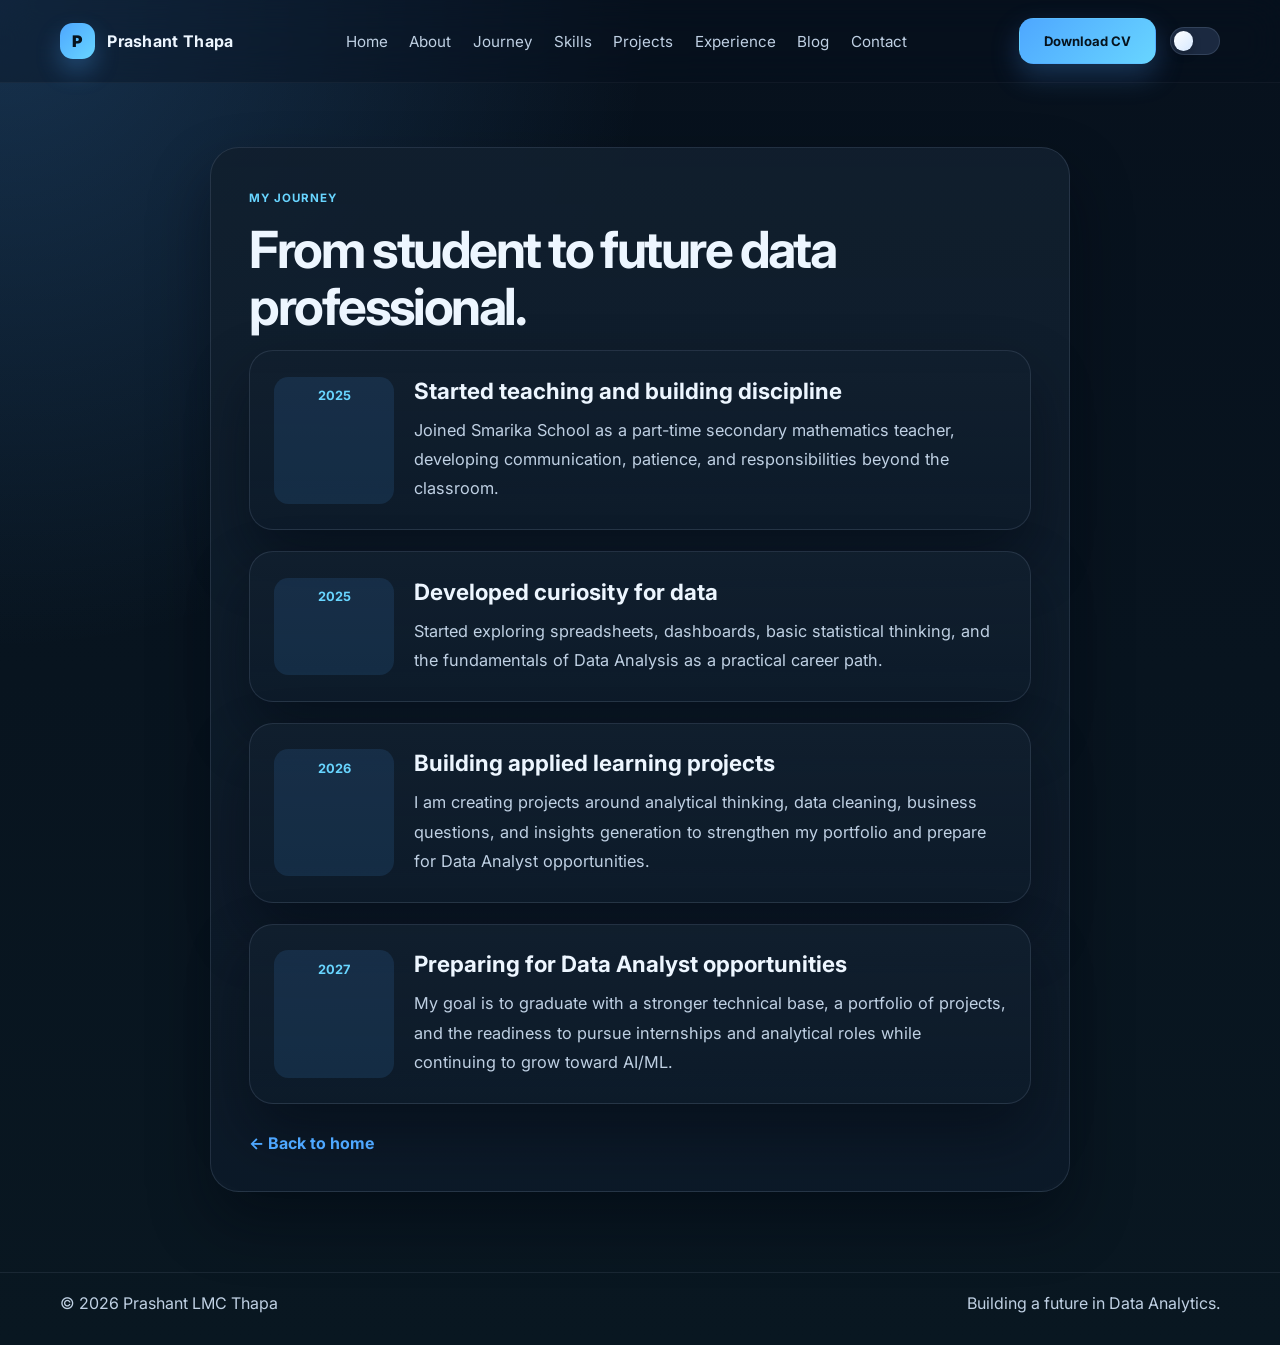
<file: journey.html>
<!DOCTYPE html>
<html lang="en">
  <head>

    <!-- Google tag (gtag.js) -->
<script async src="https://www.googletagmanager.com/gtag/js?id=G-HF5E2EPW4R"></script>
<script>
  window.dataLayer = window.dataLayer || [];
  function gtag(){dataLayer.push(arguments);}
  gtag('js', new Date());

  gtag('config', 'G-HF5E2EPW4R');
</script>

    <!-- Google Tag Manager -->
<script>(function(w,d,s,l,i){w[l]=w[l]||[];w[l].push({'gtm.start':
new Date().getTime(),event:'gtm.js'});var f=d.getElementsByTagName(s)[0],
j=d.createElement(s),dl=l!='dataLayer'?'&l='+l:'';j.async=true;j.src=
'https://www.googletagmanager.com/gtm.js?id='+i+dl;f.parentNode.insertBefore(j,f);
})(window,document,'script','dataLayer','GTM-KSH8MF6R');</script>
<!-- End Google Tag Manager -->
    <meta charset="UTF-8" />
    <meta name="viewport" content="width=device-width, initial-scale=1.0" />
    <meta
      name="description"
      content="Follow Prashant Thapa's learning journey from school to BSc CSIT, teaching experience, and growing interest in data analytics and technology."
    />
    <meta name="robots" content="index, follow" />
    <meta property="og:title" content="My Journey | Prashant Thapa | BSc CSIT Student and Data Analytics Learner" />
    <meta property="og:description" content="See the story of Prashant Thapa's education, teaching experience, and growth toward a future in data analytics." />
    <meta property="og:type" content="website" />
    <meta property="og:url" content="https://www.prashantthapa21.com.np/journey.html" />
    <meta property="og:image" content="https://www.prashantthapa21.com.np/assets/profilepic.jpg" />
    <link rel="canonical" href="https://www.prashantthapa21.com.np/journey.html" />
    <title>My Journey | Prashant Thapa | BSc CSIT Student and Data Analytics Learner</title>
    <link rel="preconnect" href="https://fonts.googleapis.com" />
    <link rel="preconnect" href="https://fonts.gstatic.com" crossorigin />
    <link href="https://fonts.googleapis.com/css2?family=Inter:wght@400;500;600;700;800;900&display=swap" rel="stylesheet" />
    <link rel="icon" type="image/svg+xml" href="assets/favicon.svg" />
    <link rel="stylesheet" href="styles.css" />
  </head>
  <body>
    <!-- Google Tag Manager (noscript) -->
<noscript><iframe src="https://www.googletagmanager.com/ns.html?id=GTM-KSH8MF6R"
height="0" width="0" style="display:none;visibility:hidden"></iframe></noscript>
<!-- End Google Tag Manager (noscript) -->
    <div class="page-shell">
      <header class="topbar" id="top">
        <nav class="nav container" aria-label="Main navigation">
          <a href="index.html" class="brand" aria-label="Prashant LMC home">
            <span class="brand-mark">P</span>
            <span class="brand-text">Prashant Thapa</span>
          </a>

          <div class="nav-menu">
            <a href="index.html">Home</a>
            <a href="about.html">About</a>
            <a href="journey.html">Journey</a>
            <a href="skills.html">Skills</a>
            <a href="projects.html">Projects</a>
            <a href="experience.html">Experience</a>
            <a href="blog.html">Blog</a>
            <a href="contact.html">Contact</a>
          </div>

          <div class="nav-actions">
            <a class="button button-primary button-small" href="assets/Prashant_LMC_Thapa_CV.pdf" download>Download CV</a>
            <button class="theme-toggle" type="button" aria-label="Toggle color mode"><span class="toggle-track"><span class="toggle-thumb"></span></span></button>
          </div>
        </nav>
      </header>

      <main class="article-page">
        <div class="container article-shell">
          <article class="article-card">
            <span class="article-meta">My Journey</span>
            <h1>From student to future data professional.</h1>
            <div class="timeline journey-page-timeline">
              <article class="timeline-item card-panel">
                <span class="timeline-year">2025</span>
                <div>
                  <h3>Started teaching and building discipline</h3>
                  <p>Joined Smarika School as a part-time secondary mathematics teacher, developing communication, patience, and responsibilities beyond the classroom.</p>
                </div>
              </article>
              <article class="timeline-item card-panel">
                <span class="timeline-year">2025</span>
                <div>
                  <h3>Developed curiosity for data</h3>
                  <p>Started exploring spreadsheets, dashboards, basic statistical thinking, and the fundamentals of Data Analysis as a practical career path.</p>
                </div>
              </article>
              <article class="timeline-item card-panel">
                <span class="timeline-year">2026</span>
                <div>
                  <h3>Building applied learning projects</h3>
                  <p>I am creating projects around analytical thinking, data cleaning, business questions, and insights generation to strengthen my portfolio and prepare for Data Analyst opportunities.</p>
                </div>
              </article>
              <article class="timeline-item card-panel">
                <span class="timeline-year">2027</span>
                <div>
                  <h3>Preparing for Data Analyst opportunities</h3>
                  <p>My goal is to graduate with a stronger technical base, a portfolio of projects, and the readiness to pursue internships and analytical roles while continuing to grow toward AI/ML.</p>
                </div>
              </article>
            </div>
            <a href="index.html" class="article-back">← Back to home</a>
          </article>
        </div>
      </main>

      <footer class="footer">
        <div class="container footer-inner">
          <p>© <span id="year"></span> Prashant LMC Thapa</p>
          <p>Building a future in Data Analytics.</p>
        </div>
      </footer>
    </div>

    <script src="script.js"></script>
  </body>
</html>
</file>
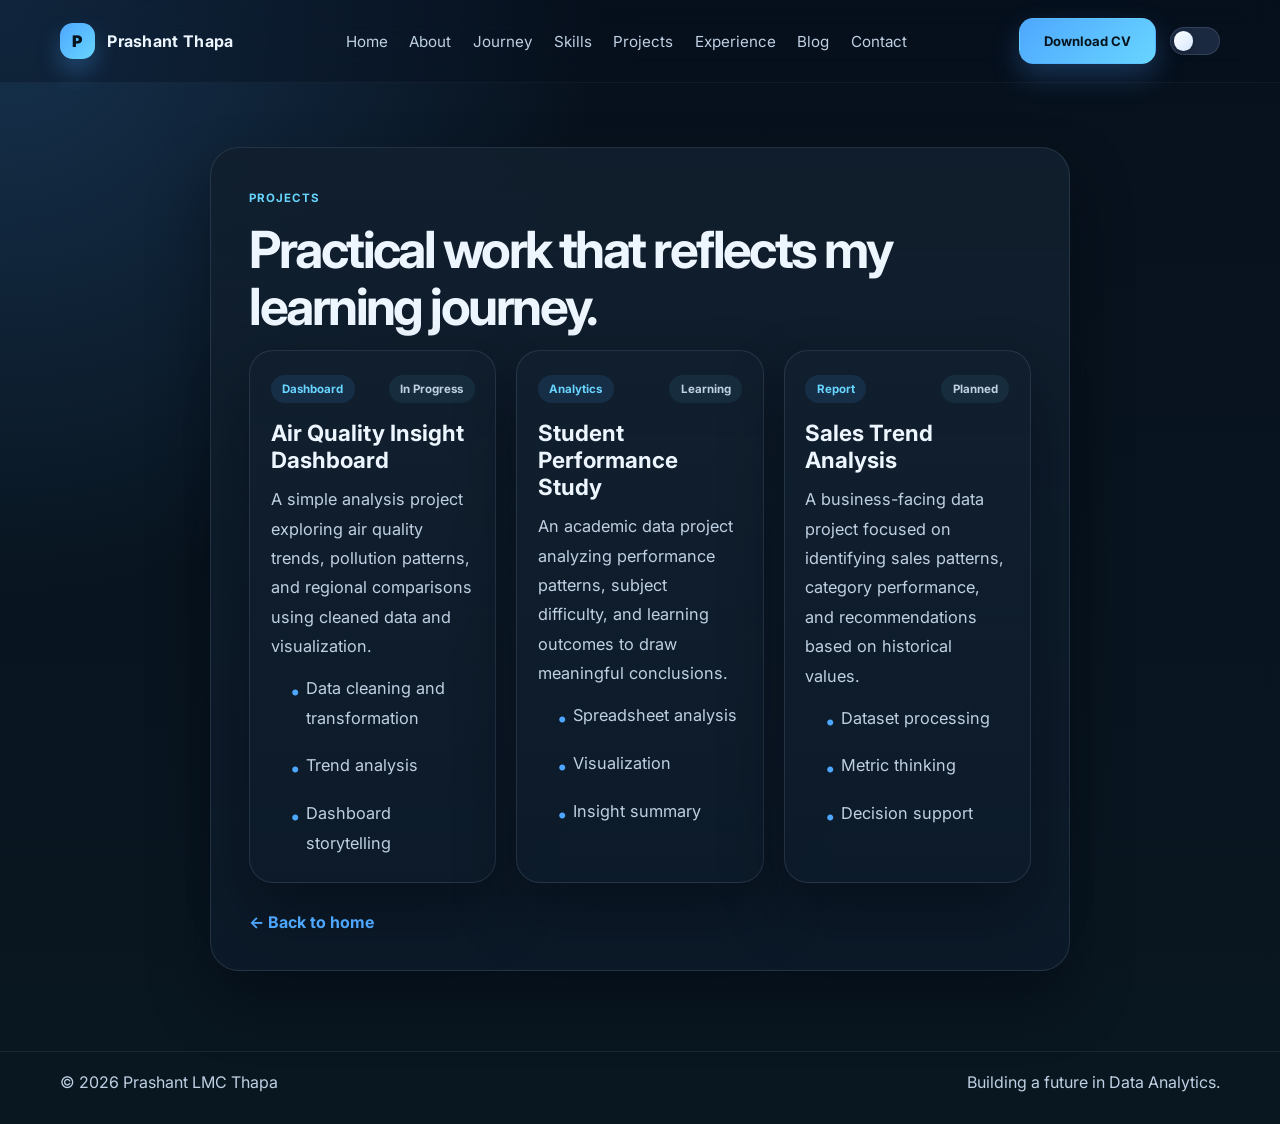
<file: projects.html>
<!DOCTYPE html>
<html lang="en">
  <head>

    <!-- Google tag (gtag.js) -->
<script async src="https://www.googletagmanager.com/gtag/js?id=G-HF5E2EPW4R"></script>
<script>
  window.dataLayer = window.dataLayer || [];
  function gtag(){dataLayer.push(arguments);}
  gtag('js', new Date());

  gtag('config', 'G-HF5E2EPW4R');
</script>

    <!-- Google Tag Manager -->
<script>(function(w,d,s,l,i){w[l]=w[l]||[];w[l].push({'gtm.start':
new Date().getTime(),event:'gtm.js'});var f=d.getElementsByTagName(s)[0],
j=d.createElement(s),dl=l!='dataLayer'?'&l='+l:'';j.async=true;j.src=
'https://www.googletagmanager.com/gtm.js?id='+i+dl;f.parentNode.insertBefore(j,f);
})(window,document,'script','dataLayer','GTM-KSH8MF6R');</script>
<!-- End Google Tag Manager -->
    <meta charset="UTF-8" />
    <meta name="viewport" content="width=device-width, initial-scale=1.0" />
    <meta
      name="description"
      content="View Prashant Thapa's project work in data analysis, dashboard thinking, Excel, and data storytelling as part of his portfolio journey."
    />
    <meta name="robots" content="index, follow" />
    <meta property="og:title" content="Projects | Prashant Thapa | Data Analysis Portfolio Work" />
    <meta property="og:description" content="See the analytics and learning projects of Prashant Thapa as he develops practical skills in data cleaning, reporting, and insight generation." />
    <meta property="og:type" content="website" />
    <meta property="og:url" content="https://www.prashantthapa21.com.np/projects.html" />
    <meta property="og:image" content="https://www.prashantthapa21.com.np/assets/profilepic.jpg" />
    <link rel="canonical" href="https://www.prashantthapa21.com.np/projects.html" />
    <title>Projects | Prashant Thapa | Data Analysis Portfolio Work</title>
    <link rel="preconnect" href="https://fonts.googleapis.com" />
    <link rel="preconnect" href="https://fonts.gstatic.com" crossorigin />
    <link href="https://fonts.googleapis.com/css2?family=Inter:wght@400;500;600;700;800;900&display=swap" rel="stylesheet" />
    <link rel="icon" type="image/svg+xml" href="assets/favicon.svg" />
    <link rel="stylesheet" href="styles.css" />
  </head>
  <body>
    <!-- Google Tag Manager (noscript) -->
<noscript><iframe src="https://www.googletagmanager.com/ns.html?id=GTM-KSH8MF6R"
height="0" width="0" style="display:none;visibility:hidden"></iframe></noscript>
<!-- End Google Tag Manager (noscript) -->
    <div class="page-shell">
      <header class="topbar" id="top">
        <nav class="nav container" aria-label="Main navigation">
          <a href="index.html" class="brand" aria-label="Prashant LMC home">
            <span class="brand-mark">P</span>
            <span class="brand-text">Prashant Thapa</span>
          </a>

          <div class="nav-menu">
            <a href="index.html">Home</a>
            <a href="about.html">About</a>
            <a href="journey.html">Journey</a>
            <a href="skills.html">Skills</a>
            <a href="projects.html">Projects</a>
            <a href="experience.html">Experience</a>
            <a href="blog.html">Blog</a>
            <a href="contact.html">Contact</a>
          </div>

          <div class="nav-actions">
            <a class="button button-primary button-small" href="assets/Prashant_LMC_Thapa_CV.pdf" download>Download CV</a>
            <button class="theme-toggle" type="button" aria-label="Toggle color mode"><span class="toggle-track"><span class="toggle-thumb"></span></span></button>
          </div>
        </nav>
      </header>

      <main class="article-page">
        <div class="container article-shell">
          <article class="article-card">
            <span class="article-meta">Projects</span>
            <h1>Practical work that reflects my learning journey.</h1>
            <div class="projects-grid projects-page-grid">
              <article class="project-card card-panel">
                <div class="project-topline">
                  <span class="project-tag">Dashboard</span>
                  <span class="project-status">In Progress</span>
                </div>
                <h3>Air Quality Insight Dashboard</h3>
                <p>A simple analysis project exploring air quality trends, pollution patterns, and regional comparisons using cleaned data and visualization.</p>
                <ul>
                  <li>Data cleaning and transformation</li>
                  <li>Trend analysis</li>
                  <li>Dashboard storytelling</li>
                </ul>
              </article>
              <article class="project-card card-panel">
                <div class="project-topline">
                  <span class="project-tag">Analytics</span>
                  <span class="project-status">Learning</span>
                </div>
                <h3>Student Performance Study</h3>
                <p>An academic data project analyzing performance patterns, subject difficulty, and learning outcomes to draw meaningful conclusions.</p>
                <ul>
                  <li>Spreadsheet analysis</li>
                  <li>Visualization</li>
                  <li>Insight summary</li>
                </ul>
              </article>
              <article class="project-card card-panel">
                <div class="project-topline">
                  <span class="project-tag">Report</span>
                  <span class="project-status">Planned</span>
                </div>
                <h3>Sales Trend Analysis</h3>
                <p>A business-facing data project focused on identifying sales patterns, category performance, and recommendations based on historical values.</p>
                <ul>
                  <li>Dataset processing</li>
                  <li>Metric thinking</li>
                  <li>Decision support</li>
                </ul>
              </article>
            </div>
            <a href="index.html" class="article-back">← Back to home</a>
          </article>
        </div>
      </main>

      <footer class="footer">
        <div class="container footer-inner">
          <p>© <span id="year"></span> Prashant LMC Thapa</p>
          <p>Building a future in Data Analytics.</p>
        </div>
      </footer>
    </div>

    <script src="script.js"></script>
  </body>
</html>
</file>
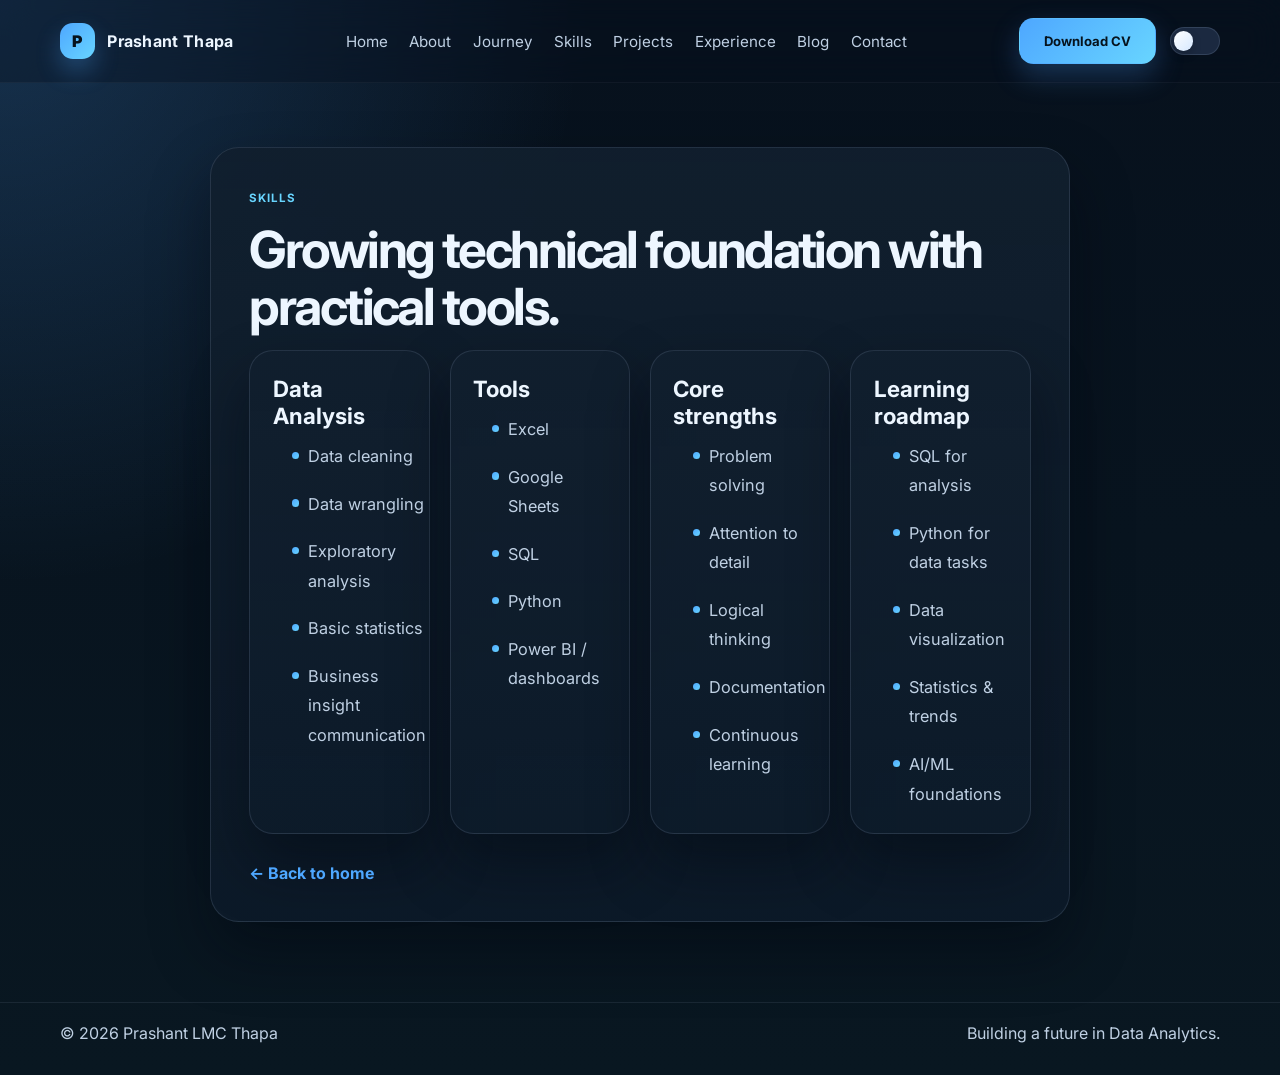
<file: skills.html>
<!DOCTYPE html>
<html lang="en">
  <head>

    <!-- Google tag (gtag.js) -->
<script async src="https://www.googletagmanager.com/gtag/js?id=G-HF5E2EPW4R"></script>
<script>
  window.dataLayer = window.dataLayer || [];
  function gtag(){dataLayer.push(arguments);}
  gtag('js', new Date());

  gtag('config', 'G-HF5E2EPW4R');
</script>

    <!-- Google Tag Manager -->
<script>(function(w,d,s,l,i){w[l]=w[l]||[];w[l].push({'gtm.start':
new Date().getTime(),event:'gtm.js'});var f=d.getElementsByTagName(s)[0],
j=d.createElement(s),dl=l!='dataLayer'?'&l='+l:'';j.async=true;j.src=
'https://www.googletagmanager.com/gtm.js?id='+i+dl;f.parentNode.insertBefore(j,f);
})(window,document,'script','dataLayer','GTM-KSH8MF6R');</script>
<!-- End Google Tag Manager -->
    <meta charset="UTF-8" />
    <meta name="viewport" content="width=device-width, initial-scale=1.0" />
    <meta
      name="description"
      content="Explore Prashant Thapa's skills in SQL, Excel, Python, data analysis, statistics, and business-focused problem solving for a future in analytics."
    />
    <meta name="robots" content="index, follow" />
    <meta property="og:title" content="Skills | Prashant Thapa | SQL, Excel, Python, Data Analysis" />
    <meta property="og:description" content="Learn about the technical skills and practical strengths of Prashant Thapa, a BSc CSIT student building a foundation in data analytics." />
    <meta property="og:type" content="website" />
    <meta property="og:url" content="https://www.prashantthapa21.com.np/skills.html" />
    <meta property="og:image" content="https://www.prashantthapa21.com.np/assets/profilepic.jpg" />
    <link rel="canonical" href="https://www.prashantthapa21.com.np/skills.html" />
    <title>Skills | Prashant Thapa | SQL, Excel, Python, Data Analysis</title>
    <link rel="preconnect" href="https://fonts.googleapis.com" />
    <link rel="preconnect" href="https://fonts.gstatic.com" crossorigin />
    <link href="https://fonts.googleapis.com/css2?family=Inter:wght@400;500;600;700;800;900&display=swap" rel="stylesheet" />
    <link rel="icon" type="image/svg+xml" href="assets/favicon.svg" />
    <link rel="stylesheet" href="styles.css" />
  </head>
  <body>
    <!-- Google Tag Manager (noscript) -->
<noscript><iframe src="https://www.googletagmanager.com/ns.html?id=GTM-KSH8MF6R"
height="0" width="0" style="display:none;visibility:hidden"></iframe></noscript>
<!-- End Google Tag Manager (noscript) -->
    <div class="page-shell">
      <header class="topbar" id="top">
        <nav class="nav container" aria-label="Main navigation">
          <a href="index.html" class="brand" aria-label="Prashant LMC home">
            <span class="brand-mark">P</span>
            <span class="brand-text">Prashant Thapa</span>
          </a>

          <div class="nav-menu">
            <a href="index.html">Home</a>
            <a href="about.html">About</a>
            <a href="journey.html">Journey</a>
            <a href="skills.html">Skills</a>
            <a href="projects.html">Projects</a>
            <a href="experience.html">Experience</a>
            <a href="blog.html">Blog</a>
            <a href="contact.html">Contact</a>
          </div>

          <div class="nav-actions">
            <a class="button button-primary button-small" href="assets/Prashant_LMC_Thapa_CV.pdf" download>Download CV</a>
            <button class="theme-toggle" type="button" aria-label="Toggle color mode"><span class="toggle-track"><span class="toggle-thumb"></span></span></button>
          </div>
        </nav>
      </header>

      <main class="article-page">
        <div class="container article-shell">
          <article class="article-card">
            <span class="article-meta">Skills</span>
            <h1>Growing technical foundation with practical tools.</h1>
            <div class="skills-grid skills-page-grid">
              <article class="skill-card card-panel">
                <h3>Data Analysis</h3>
                <ul>
                  <li>Data cleaning</li>
                  <li>Data wrangling</li>
                  <li>Exploratory analysis</li>
                  <li>Basic statistics</li>
                  <li>Business insight communication</li>
                </ul>
              </article>
              <article class="skill-card card-panel">
                <h3>Tools</h3>
                <ul>
                  <li>Excel</li>
                  <li>Google Sheets</li>
                  <li>SQL</li>
                  <li>Python</li>
                  <li>Power BI / dashboards</li>
                </ul>
              </article>
              <article class="skill-card card-panel">
                <h3>Core strengths</h3>
                <ul>
                  <li>Problem solving</li>
                  <li>Attention to detail</li>
                  <li>Logical thinking</li>
                  <li>Documentation</li>
                  <li>Continuous learning</li>
                </ul>
              </article>
              <article class="skill-card card-panel">
                <h3>Learning roadmap</h3>
                <ul>
                  <li>SQL for analysis</li>
                  <li>Python for data tasks</li>
                  <li>Data visualization</li>
                  <li>Statistics & trends</li>
                  <li>AI/ML foundations</li>
                </ul>
              </article>
            </div>
            <a href="index.html" class="article-back">← Back to home</a>
          </article>
        </div>
      </main>

      <footer class="footer">
        <div class="container footer-inner">
          <p>© <span id="year"></span> Prashant LMC Thapa</p>
          <p>Building a future in Data Analytics.</p>
        </div>
      </footer>
    </div>

    <script src="script.js"></script>
  </body>
</html>
</file>
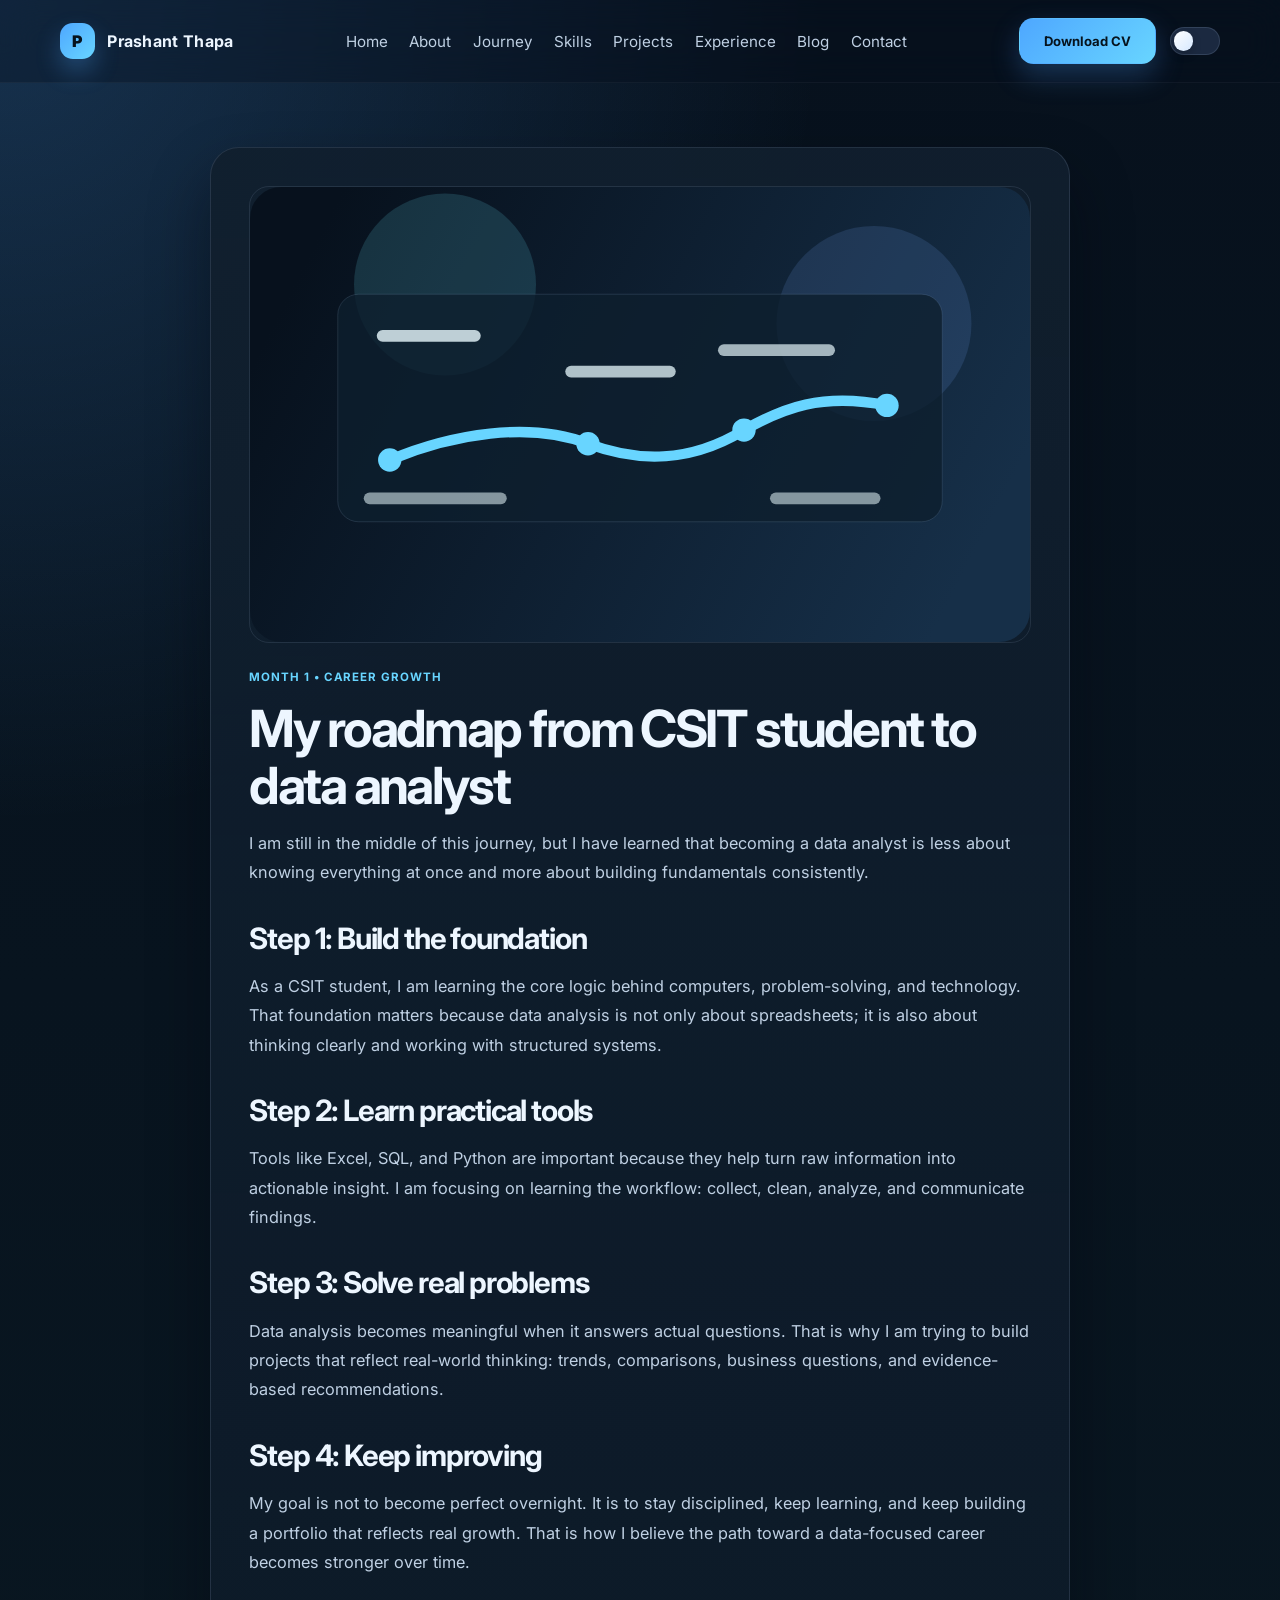
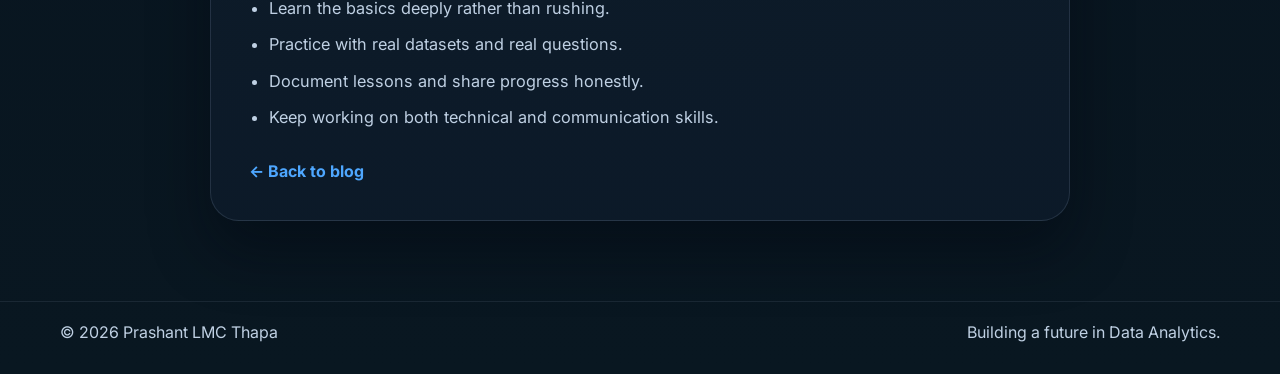
<file: blog-posts/data-analyst-roadmap.html>
<!DOCTYPE html>
<html lang="en">
  <head>
    <meta charset="UTF-8" />
    <meta name="viewport" content="width=device-width, initial-scale=1.0" />
    <title>My roadmap from CSIT student to data analyst</title>
    <link rel="preconnect" href="https://fonts.googleapis.com" />
    <link rel="preconnect" href="https://fonts.gstatic.com" crossorigin />
    <link href="https://fonts.googleapis.com/css2?family=Inter:wght@400;500;600;700;800;900&display=swap" rel="stylesheet" />
    <link rel="stylesheet" href="../styles.css" />
  </head>
  <body>
    <div class="page-shell">
      <header class="topbar" id="top">
        <nav class="nav container" aria-label="Main navigation">
          <a href="../index.html#home" class="brand" aria-label="Prashant LMC home">
            <span class="brand-mark">P</span>
            <span class="brand-text">Prashant Thapa</span>
          </a>
          <div class="nav-menu" aria-label="Navigation links">
            <a href="../index.html#home">Home</a>
            <a href="../index.html#about">About</a>
            <a href="../index.html#journey">Journey</a>
            <a href="../index.html#skills">Skills</a>
            <a href="../index.html#projects">Projects</a>
            <a href="../index.html#experience">Experience</a>
            <a href="../index.html#blog">Blog</a>
            <a href="../index.html#contact">Contact</a>
          </div>
          <div class="nav-actions">
            <a class="button button-primary button-small" href="../assets/Prashant_LMC_Thapa_CV.pdf" download>Download CV</a>
            <button class="theme-toggle" type="button" aria-label="Toggle color mode">
              <span class="toggle-track">
                <span class="toggle-thumb"></span>
              </span>
            </button>
          </div>
        </nav>
      </header>

      <main class="article-page">
        <div class="container article-shell">
          <article class="article-card">
            <img class="article-hero" src="../assets/blog/roadmap.svg" alt="Career roadmap illustration" />
            <span class="article-meta">Month 1 • Career Growth</span>
            <h1>My roadmap from CSIT student to data analyst</h1>
            <p class="article-intro">
              I am still in the middle of this journey, but I have learned that becoming a data analyst is less about knowing everything at once and more about building fundamentals consistently.
            </p>

            <h2>Step 1: Build the foundation</h2>
            <p>
              As a CSIT student, I am learning the core logic behind computers, problem-solving, and technology. That foundation matters because data analysis is not only about spreadsheets; it is also about thinking clearly and working with structured systems.
            </p>

            <h2>Step 2: Learn practical tools</h2>
            <p>
              Tools like Excel, SQL, and Python are important because they help turn raw information into actionable insight. I am focusing on learning the workflow: collect, clean, analyze, and communicate findings.
            </p>

            <h2>Step 3: Solve real problems</h2>
            <p>
              Data analysis becomes meaningful when it answers actual questions. That is why I am trying to build projects that reflect real-world thinking: trends, comparisons, business questions, and evidence-based recommendations.
            </p>

            <h2>Step 4: Keep improving</h2>
            <p>
              My goal is not to become perfect overnight. It is to stay disciplined, keep learning, and keep building a portfolio that reflects real growth. That is how I believe the path toward a data-focused career becomes stronger over time.
            </p>

            <ul>
              <li>Learn the basics deeply rather than rushing.</li>
              <li>Practice with real datasets and real questions.</li>
              <li>Document lessons and share progress honestly.</li>
              <li>Keep working on both technical and communication skills.</li>
            </ul>

            <a href="../index.html#blog" class="article-back">← Back to blog</a>
          </article>
        </div>
      </main>

      <footer class="footer">
        <div class="container footer-inner">
          <p>© <span id="year"></span> Prashant LMC Thapa</p>
          <p>Building a future in Data Analytics.</p>
        </div>
      </footer>
    </div>

    <script src="../script.js"></script>
  </body>
</html>
</file>
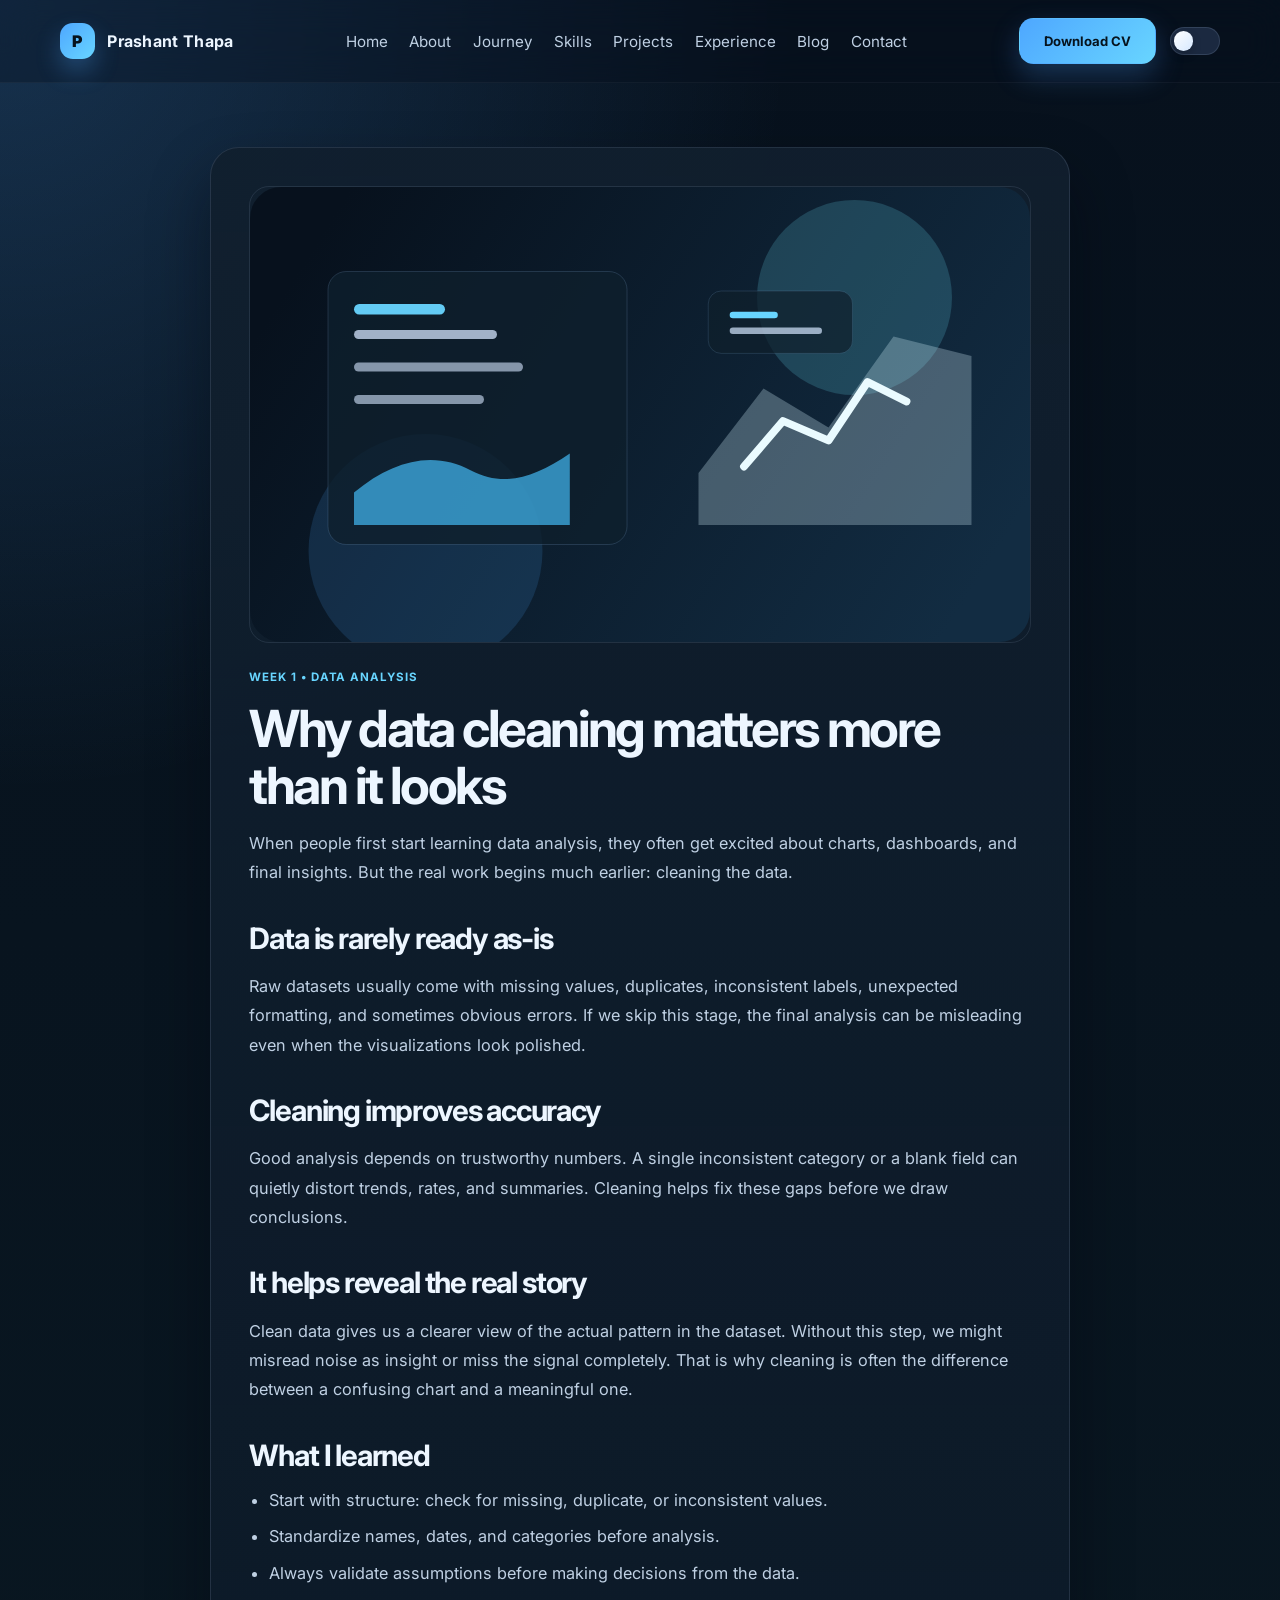
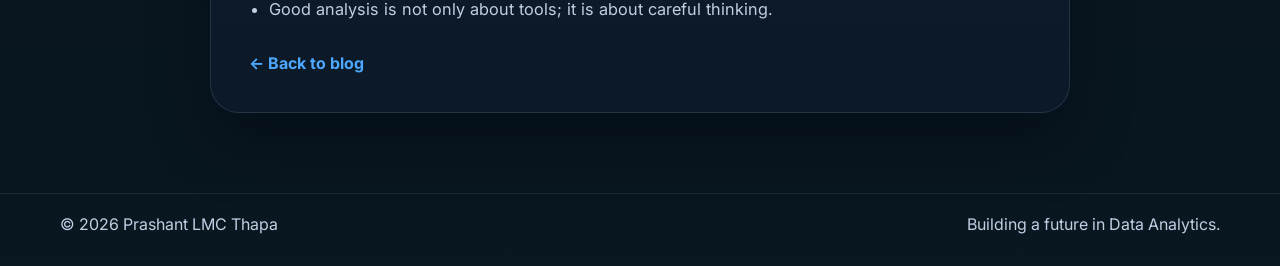
<file: blog-posts/data-cleaning.html>
<!DOCTYPE html>
<html lang="en">
  <head>
    <meta charset="UTF-8" />
    <meta name="viewport" content="width=device-width, initial-scale=1.0" />
    <title>Why data cleaning matters more than it looks</title>
    <link rel="preconnect" href="https://fonts.googleapis.com" />
    <link rel="preconnect" href="https://fonts.gstatic.com" crossorigin />
    <link href="https://fonts.googleapis.com/css2?family=Inter:wght@400;500;600;700;800;900&display=swap" rel="stylesheet" />
    <link rel="stylesheet" href="../styles.css" />
  </head>
  <body>
    <div class="page-shell">
      <header class="topbar" id="top">
        <nav class="nav container" aria-label="Main navigation">
          <a href="../index.html#home" class="brand" aria-label="Prashant LMC home">
            <span class="brand-mark">P</span>
            <span class="brand-text">Prashant Thapa</span>
          </a>
          <div class="nav-menu" aria-label="Navigation links">
            <a href="../index.html#home">Home</a>
            <a href="../index.html#about">About</a>
            <a href="../index.html#journey">Journey</a>
            <a href="../index.html#skills">Skills</a>
            <a href="../index.html#projects">Projects</a>
            <a href="../index.html#experience">Experience</a>
            <a href="../index.html#blog">Blog</a>
            <a href="../index.html#contact">Contact</a>
          </div>
          <div class="nav-actions">
            <a class="button button-primary button-small" href="../assets/Prashant_LMC_Thapa_CV.pdf" download>Download CV</a>
            <button class="theme-toggle" type="button" aria-label="Toggle color mode">
              <span class="toggle-track">
                <span class="toggle-thumb"></span>
              </span>
            </button>
          </div>
        </nav>
      </header>

      <main class="article-page">
        <div class="container article-shell">
          <article class="article-card">
            <img class="article-hero" src="../assets/blog/data-cleaning.svg" alt="Data cleaning illustration" />
            <span class="article-meta">Week 1 • Data Analysis</span>
            <h1>Why data cleaning matters more than it looks</h1>
            <p class="article-intro">
              When people first start learning data analysis, they often get excited about charts, dashboards, and final insights. But the real work begins much earlier: cleaning the data.
            </p>

            <h2>Data is rarely ready as-is</h2>
            <p>
              Raw datasets usually come with missing values, duplicates, inconsistent labels, unexpected formatting, and sometimes obvious errors. If we skip this stage, the final analysis can be misleading even when the visualizations look polished.
            </p>

            <h2>Cleaning improves accuracy</h2>
            <p>
              Good analysis depends on trustworthy numbers. A single inconsistent category or a blank field can quietly distort trends, rates, and summaries. Cleaning helps fix these gaps before we draw conclusions.
            </p>

            <h2>It helps reveal the real story</h2>
            <p>
              Clean data gives us a clearer view of the actual pattern in the dataset. Without this step, we might misread noise as insight or miss the signal completely. That is why cleaning is often the difference between a confusing chart and a meaningful one.
            </p>

            <h2>What I learned</h2>
            <ul>
              <li>Start with structure: check for missing, duplicate, or inconsistent values.</li>
              <li>Standardize names, dates, and categories before analysis.</li>
              <li>Always validate assumptions before making decisions from the data.</li>
              <li>Good analysis is not only about tools; it is about careful thinking.</li>
            </ul>

            <a href="../index.html#blog" class="article-back">← Back to blog</a>
          </article>
        </div>
      </main>

      <footer class="footer">
        <div class="container footer-inner">
          <p>© <span id="year"></span> Prashant LMC Thapa</p>
          <p>Building a future in Data Analytics.</p>
        </div>
      </footer>
    </div>

    <script src="../script.js"></script>
  </body>
</html>
</file>
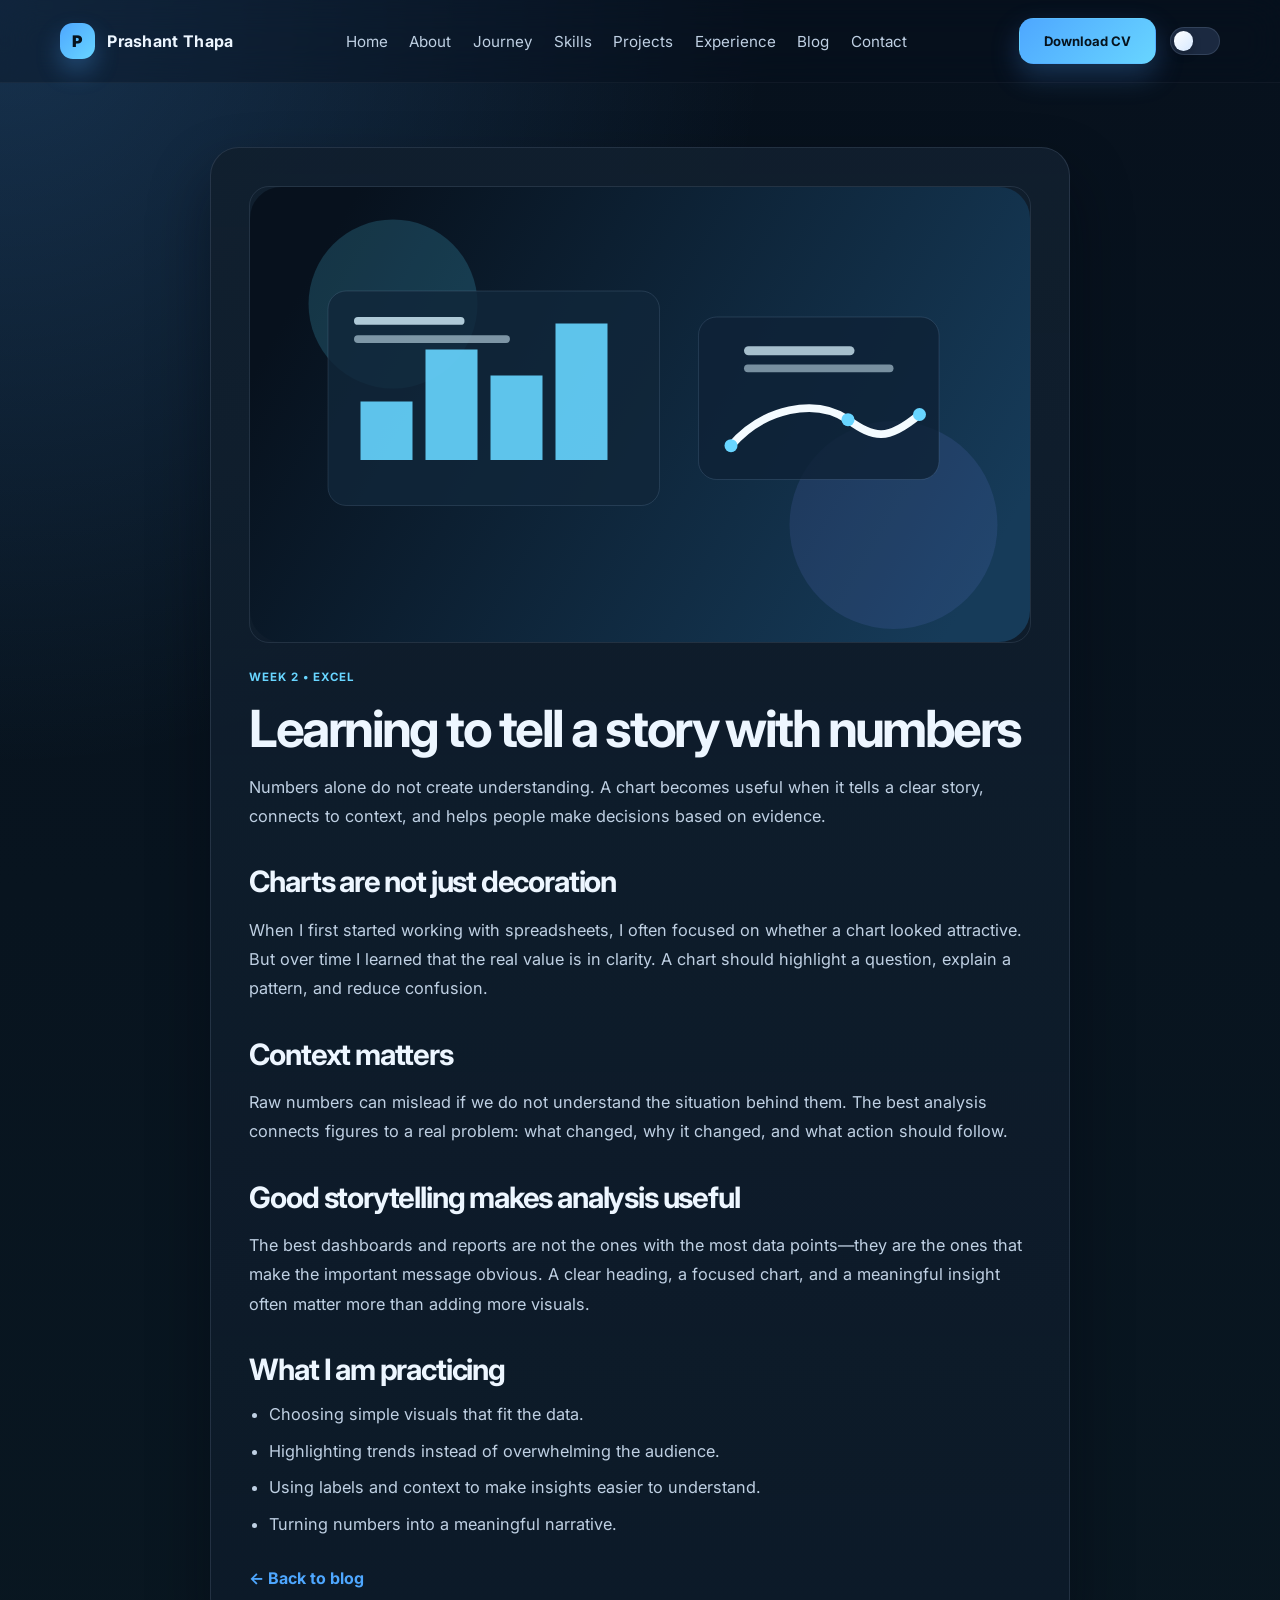
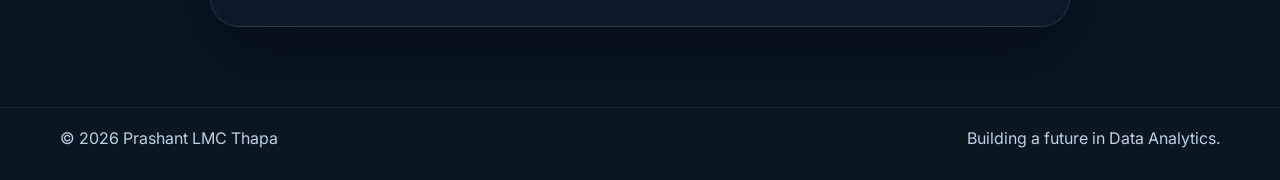
<file: blog-posts/story-with-numbers.html>
<!DOCTYPE html>
<html lang="en">
  <head>
    <meta charset="UTF-8" />
    <meta name="viewport" content="width=device-width, initial-scale=1.0" />
    <title>Learning to tell a story with numbers</title>
    <link rel="preconnect" href="https://fonts.googleapis.com" />
    <link rel="preconnect" href="https://fonts.gstatic.com" crossorigin />
    <link href="https://fonts.googleapis.com/css2?family=Inter:wght@400;500;600;700;800;900&display=swap" rel="stylesheet" />
    <link rel="stylesheet" href="../styles.css" />
  </head>
  <body>
    <div class="page-shell">
      <header class="topbar" id="top">
        <nav class="nav container" aria-label="Main navigation">
          <a href="../index.html#home" class="brand" aria-label="Prashant LMC home">
            <span class="brand-mark">P</span>
            <span class="brand-text">Prashant Thapa</span>
          </a>
          <div class="nav-menu" aria-label="Navigation links">
            <a href="../index.html#home">Home</a>
            <a href="../index.html#about">About</a>
            <a href="../index.html#journey">Journey</a>
            <a href="../index.html#skills">Skills</a>
            <a href="../index.html#projects">Projects</a>
            <a href="../index.html#experience">Experience</a>
            <a href="../index.html#blog">Blog</a>
            <a href="../index.html#contact">Contact</a>
          </div>
          <div class="nav-actions">
            <a class="button button-primary button-small" href="../assets/Prashant_LMC_Thapa_CV.pdf" download>Download CV</a>
            <button class="theme-toggle" type="button" aria-label="Toggle color mode">
              <span class="toggle-track">
                <span class="toggle-thumb"></span>
              </span>
            </button>
          </div>
        </nav>
      </header>

      <main class="article-page">
        <div class="container article-shell">
          <article class="article-card">
            <img class="article-hero" src="../assets/blog/story-with-numbers.svg" alt="Storytelling with numbers illustration" />
            <span class="article-meta">Week 2 • Excel</span>
            <h1>Learning to tell a story with numbers</h1>
            <p class="article-intro">
              Numbers alone do not create understanding. A chart becomes useful when it tells a clear story, connects to context, and helps people make decisions based on evidence.
            </p>

            <h2>Charts are not just decoration</h2>
            <p>
              When I first started working with spreadsheets, I often focused on whether a chart looked attractive. But over time I learned that the real value is in clarity. A chart should highlight a question, explain a pattern, and reduce confusion.
            </p>

            <h2>Context matters</h2>
            <p>
              Raw numbers can mislead if we do not understand the situation behind them. The best analysis connects figures to a real problem: what changed, why it changed, and what action should follow.
            </p>

            <h2>Good storytelling makes analysis useful</h2>
            <p>
              The best dashboards and reports are not the ones with the most data points—they are the ones that make the important message obvious. A clear heading, a focused chart, and a meaningful insight often matter more than adding more visuals.
            </p>

            <h2>What I am practicing</h2>
            <ul>
              <li>Choosing simple visuals that fit the data.</li>
              <li>Highlighting trends instead of overwhelming the audience.</li>
              <li>Using labels and context to make insights easier to understand.</li>
              <li>Turning numbers into a meaningful narrative.</li>
            </ul>

            <a href="../index.html#blog" class="article-back">← Back to blog</a>
          </article>
        </div>
      </main>

      <footer class="footer">
        <div class="container footer-inner">
          <p>© <span id="year"></span> Prashant LMC Thapa</p>
          <p>Building a future in Data Analytics.</p>
        </div>
      </footer>
    </div>

    <script src="../script.js"></script>
  </body>
</html>
</file>
<file: styles.css>
:root {
  --bg: #07111d;
  --bg-elevated: #0d1b2a;
  --bg-soft: #111f2e;
  --surface: rgba(18, 31, 45, 0.86);
  --surface-strong: #13253b;
  --panel: rgba(15, 24, 35, 0.88);
  --panel-border: rgba(156, 176, 204, 0.16);
  --primary: #4ea7ff;
  --primary-strong: #2d7ef7;
  --cyan: #68d5ff;
  --text: #edf6ff;
  --text-soft: #bfd0e3;
  --text-muted: #8ea3bb;
  --shadow: 0 30px 60px rgba(2, 6, 16, 0.45);
  --hero-glow: radial-gradient(circle at top left, rgba(78, 167, 255, 0.22), transparent 35%);
  --card-gradient: linear-gradient(180deg, rgba(17, 31, 46, 0.95), rgba(13, 27, 42, 0.84));
  --chip-bg: rgba(78, 167, 255, 0.12);
  --toggle-bg: #1b2940;
}

body.light {
  --bg: #edf5ff;
  --bg-elevated: #f7fbff;
  --bg-soft: #e3edf9;
  --surface: rgba(255, 255, 255, 0.85);
  --surface-strong: #dfeefb;
  --panel: rgba(255, 255, 255, 0.92);
  --panel-border: rgba(73, 101, 140, 0.14);
  --primary: #1f6fe5;
  --primary-strong: #184eb4;
  --cyan: #22b7d6;
  --text: #1b2430;
  --text-soft: #32445a;
  --text-muted: #576b83;
  --shadow: 0 20px 40px rgba(31, 51, 76, 0.12);
  --hero-glow: radial-gradient(circle at top left, rgba(31, 111, 229, 0.18), transparent 35%);
  --card-gradient: linear-gradient(180deg, rgba(255, 255, 255, 0.98), rgba(240, 246, 255, 0.9));
  --chip-bg: rgba(31, 111, 229, 0.08);
  --toggle-bg: #dce9fb;
}

* {
  box-sizing: border-box;
}

html {
  scroll-behavior: smooth;
}

body {
  margin: 0;
  font-family: "Inter", sans-serif;
  background:
    var(--hero-glow),
    linear-gradient(180deg, var(--bg) 0%, #091721 100%);
  color: var(--text);
  transition: background 0.3s ease, color 0.3s ease;
}

body.light {
  background:
    var(--hero-glow),
    linear-gradient(180deg, var(--bg) 0%, #eaf3ff 100%);
}

img {
  max-width: 100%;
  display: block;
}

a {
  color: inherit;
  text-decoration: none;
}

button, input, textarea {
  font: inherit;
}

.page-shell {
  min-height: 100vh;
}

.container {
  width: min(1160px, calc(100% - 2rem));
  margin: 0 auto;
}

.topbar {
  position: sticky;
  top: 0;
  z-index: 1000;
  backdrop-filter: blur(18px);
  background: rgba(7, 17, 29, 0.35);
  border-bottom: 1px solid rgba(255, 255, 255, 0.04);
  transition: background 0.25s ease, border-color 0.25s ease;
}

body.light .topbar {
  background: rgba(237, 245, 255, 0.7);
  border-bottom-color: rgba(72, 103, 153, 0.12);
}

.nav {
  display: flex;
  align-items: center;
  justify-content: space-between;
  gap: 1.5rem;
  min-height: 82px;
}

.brand {
  display: inline-flex;
  align-items: center;
  gap: 0.75rem;
  font-weight: 700;
  letter-spacing: 0.02em;
}

.brand-mark {
  width: 2.2rem;
  height: 2.2rem;
  border-radius: 0.8rem;
  display: grid;
  place-items: center;
  background: linear-gradient(135deg, var(--primary), var(--cyan));
  color: #06121d;
  font-weight: 900;
  box-shadow: 0 12px 24px rgba(78, 167, 255, 0.3);
}

.brand-text {
  font-size: 1rem;
}

.nav-menu {
  display: flex;
  align-items: center;
  gap: 1.35rem;
  flex-wrap: wrap;
  justify-content: center;
}

.nav-menu a {
  position: relative;
  color: var(--text-soft);
  font-size: 0.95rem;
  transition: color 0.25s ease;
}

.nav-menu a:hover,
.nav-menu a:focus-visible {
  color: var(--text);
}

.nav-menu a::after {
  content: "";
  position: absolute;
  left: 0;
  bottom: -0.45rem;
  width: 100%;
  height: 2px;
  background: linear-gradient(90deg, var(--primary), var(--cyan));
  transform: scaleX(0);
  transform-origin: center;
  transition: transform 0.25s ease;
}

.nav-menu a:hover::after,
.nav-menu a:focus-visible::after {
  transform: scaleX(1);
}

.nav-actions {
  display: flex;
  align-items: center;
  gap: 0.9rem;
}

.button {
  display: inline-flex;
  align-items: center;
  justify-content: center;
  border-radius: 0.9rem;
  transition: transform 0.25s ease, box-shadow 0.25s ease, border-color 0.25s ease;
  cursor: pointer;
  border: 1px solid transparent;
  text-decoration: none;
}

.button:hover {
  transform: translateY(-1px);
}

.button-small {
  padding: 0.75rem 1.1rem;
  font-size: 0.82rem;
}

.button-primary {
  padding: 0.9rem 1.5rem;
  background: linear-gradient(135deg, var(--primary), var(--cyan));
  color: #06131d;
  font-weight: 700;
  box-shadow: 0 12px 28px rgba(80, 160, 255, 0.25);
}

.button-secondary {
  padding: 0.9rem 1.5rem;
  background: rgba(17, 28, 40, 0.7);
  border-color: rgba(166, 192, 219, 0.2);
  color: var(--text);
}

body.light .button-secondary {
  background: rgba(255, 255, 255, 0.8);
}

.theme-toggle {
  width: 3.1rem;
  height: 1.8rem;
  border: 1px solid rgba(156, 176, 204, 0.18);
  border-radius: 999px;
  background: var(--toggle-bg);
  display: inline-flex;
  align-items: center;
  justify-content: flex-start;
  padding: 0.18rem;
  cursor: pointer;
  transition: background 0.25s ease;
}

.toggle-track {
  width: 100%;
  height: 100%;
  display: flex;
  align-items: center;
  position: relative;
}

.toggle-thumb {
  width: 1.2rem;
  height: 1.2rem;
  border-radius: 50%;
  background: linear-gradient(135deg, #fefefe, #d6e8ff);
  box-shadow: 0 4px 10px rgba(0, 0, 0, 0.2);
  transform: translateX(0);
  transition: transform 0.25s ease;
}

body.light .toggle-thumb {
  transform: translateX(1.25rem);
}

.nav-toggle {
  display: none;
  flex-direction: column;
  gap: 0.28rem;
  width: 2.6rem;
  height: 2.6rem;
  align-items: center;
  justify-content: center;
  background: transparent;
  border: 1px solid rgba(255, 255, 255, 0.08);
  border-radius: 0.85rem;
  cursor: pointer;
}

.nav-toggle span {
  width: 1.2rem;
  height: 2px;
  border-radius: 10px;
  background: var(--text);
  display: block;
}

.hero {
  display: grid;
  grid-template-columns: 1.1fr 0.9fr;
  align-items: center;
  gap: 3rem;
  padding: 5rem 0 4rem;
}

.eyebrow {
  margin: 0 0 1rem;
  color: var(--cyan);
  font-size: 0.82rem;
  letter-spacing: 0.12em;
  text-transform: uppercase;
  font-weight: 700;
}

.hero-copy h1 {
  margin: 0;
  font-size: clamp(2.8rem, 5vw, 5rem);
  letter-spacing: -0.06em;
  line-height: 0.98;
  max-width: 650px;
}

.lead {
  margin-top: 1.3rem;
  color: var(--text-soft);
  font-size: 1.08rem;
  line-height: 1.7;
  max-width: 620px;
}

.hero-actions {
  display: flex;
  flex-wrap: wrap;
  gap: 1rem;
  margin-top: 2rem;
}

.scroll-link {
  display: inline-flex;
  margin-top: 1.4rem;
  color: var(--text-soft);
  font-weight: 600;
}

.socials {
  display: flex;
  gap: 0.85rem;
  margin-top: 1.8rem;
}

.socials a {
  width: 2.8rem;
  height: 2.8rem;
  display: grid;
  place-items: center;
  border-radius: 50%;
  background: rgba(148, 175, 214, 0.1);
  border: 1px solid rgba(158, 181, 212, 0.14);
  transition: transform 0.25s ease, border-color 0.25s ease;
}

.socials a:hover {
  transform: translateY(-2px);
  border-color: rgba(78, 167, 255, 0.4);
}

.socials svg {
  width: 1.1rem;
  height: 1.1rem;
  fill: var(--text);
}

.hero-visual {
  position: relative;
  display: flex;
  justify-content: center;
}

.profile-card {
  position: relative;
  width: min(440px, 100%);
  min-height: 560px;
  padding: 1.2rem;
  background: linear-gradient(180deg, rgba(13, 26, 39, 0.96), rgba(10, 19, 28, 0.9));
  border: 1px solid rgba(156, 176, 204, 0.12);
  border-radius: 2rem;
  box-shadow: var(--shadow);
  overflow: hidden;
}

body.light .profile-card {
  background: linear-gradient(180deg, rgba(255, 255, 255, 0.94), rgba(239, 246, 255, 0.92));
}

.profile-card::before {
  content: "";
  position: absolute;
  inset: auto -15% -20% 22%;
  height: 220px;
  background: radial-gradient(circle, rgba(78, 167, 255, 0.25), transparent 60%);
}

.profile-portrait {
  position: relative;
  display: grid;
  place-items: center;
  background:
    linear-gradient(135deg, rgba(78, 167, 255, 0.12), rgba(104, 213, 255, 0.08)),
    rgba(9, 21, 31, 0.7);
  border: 1px solid rgba(158, 181, 212, 0.1);
  border-radius: 1.5rem;
  min-height: 420px;
  overflow: hidden;
}

.profile-portrait img {
  width: 100%;
  height: 100%;
  object-fit: cover;
}

.status-pill {
  position: absolute;
  left: 1.6rem;
  bottom: 1.2rem;
  background: rgba(6, 13, 21, 0.78);
  border: 1px solid rgba(140, 173, 206, 0.15);
  backdrop-filter: blur(8px);
  padding: 0.7rem 0.9rem;
  border-radius: 999px;
  color: var(--text);
  font-size: 0.8rem;
  font-weight: 600;
}

.mini-card {
  position: absolute;
  display: flex;
  flex-direction: column;
  gap: 0.2rem;
  min-width: 150px;
  padding: 0.8rem 0.9rem;
  border-radius: 1rem;
  background: rgba(8, 16, 25, 0.78);
  border: 1px solid rgba(149, 177, 209, 0.12);
  box-shadow: 0 12px 30px rgba(4, 12, 20, 0.2);
}

.mini-card-top {
  top: 1.4rem;
  right: 1.3rem;
}

.mini-card-bottom {
  right: 2rem;
  bottom: 4.2rem;
}

.label {
  display: inline-block;
  color: var(--text-muted);
  font-size: 0.66rem;
  letter-spacing: 0.08em;
  text-transform: uppercase;
}

.mini-card strong {
  font-size: 0.98rem;
}

.mini-chart {
  display: flex;
  align-items: end;
  gap: 0.3rem;
  height: 2.2rem;
  margin-top: 0.4rem;
}

.mini-chart span {
  width: 0.4rem;
  border-radius: 999px 999px 0 0;
  background: linear-gradient(180deg, var(--cyan), var(--primary));
}

.mini-chart span:nth-child(1) { height: 30%; }
.mini-chart span:nth-child(2) { height: 50%; }
.mini-chart span:nth-child(3) { height: 70%; }
.mini-chart span:nth-child(4) { height: 88%; }
.mini-chart span:nth-child(5) { height: 100%; }

.floating-badge {
  position: absolute;
  display: grid;
  place-items: center;
  padding: 0.5rem 0.8rem;
  background: rgba(15, 30, 44, 0.8);
  border: 1px solid rgba(160, 186, 222, 0.12);
  border-radius: 999px;
  font-size: 0.7rem;
  font-weight: 700;
  letter-spacing: 0.04em;
}

.badge-one { left: 1.3rem; top: 3.5rem; }
.badge-two { left: 1.5rem; bottom: 6.5rem; }
.badge-three { right: 2.6rem; top: 8.2rem; }

.section {
  padding: 4rem 0;
}

.section-heading {
  margin-bottom: 2.2rem;
}

.section-heading h2 {
  margin: 0;
  font-size: clamp(2rem, 3vw, 3rem);
  letter-spacing: -0.05em;
  line-height: 1.1;
  max-width: 720px;
}

.card-panel {
  background: var(--card-gradient);
  border: 1px solid var(--panel-border);
  border-radius: 1.5rem;
  box-shadow: var(--shadow);
}

.about-grid {
  display: grid;
  grid-template-columns: 1.35fr 0.9fr;
  gap: 1.5rem;
}

.about-copy {
  padding: 2rem;
}

.about-copy p {
  margin: 0 0 1rem;
  color: var(--text-soft);
  line-height: 1.75;
  font-size: 1.02rem;
}

.about-copy p:last-child {
  margin-bottom: 0;
}

.info-stack {
  display: grid;
  grid-template-columns: repeat(2, minmax(0, 1fr));
  gap: 1rem;
}

.stat-card {
  padding: 1.3rem 1.2rem;
}

.stat-card h3 {
  margin: 0.6rem 0 0;
  font-size: 1.1rem;
}

.timeline {
  display: grid;
  gap: 1.3rem;
}

.timeline-item {
  display: grid;
  grid-template-columns: 120px 1fr;
  gap: 1.2rem;
  padding: 1.6rem 1.5rem;
}

.timeline-year {
  display: inline-flex;
  align-items: flex-start;
  justify-content: center;
  padding: 0.7rem 0.8rem;
  border-radius: 0.9rem;
  background: var(--chip-bg);
  color: var(--cyan);
  font-weight: 700;
  font-size: 0.8rem;
}

.timeline-item h3, .skill-card h3, .project-card h3, .experience-card h3, .blog-card h3, .contact-card h3 {
  margin: 0 0 0.75rem;
  font-size: 1.4rem;
}

.timeline-item p, .skill-card li, .project-card p, .project-card li, .experience-card p, .blog-card p, .contact-card p {
  color: var(--text-soft);
  line-height: 1.7;
  margin: 0;
}

.skills-grid,
.projects-grid,
.experience-grid,
.blog-grid {
  display: grid;
  gap: 1.25rem;
}

.skills-grid {
  grid-template-columns: repeat(4, minmax(0, 1fr));
}

.skill-card {
  padding: 1.5rem 1.4rem;
}

.skill-card ul {
  list-style: none;
  padding: 0;
  margin: 1rem 0 0;
  display: grid;
  gap: 0.7rem;
}

.skill-card li {
  position: relative;
  padding-left: 1rem;
}

.skill-card li::before {
  content: "";
  position: absolute;
  left: 0;
  top: 0.62rem;
  width: 0.45rem;
  height: 0.45rem;
  border-radius: 50%;
  background: linear-gradient(135deg, var(--primary), var(--cyan));
}

.projects-grid {
  grid-template-columns: repeat(3, minmax(0, 1fr));
}

.project-card {
  padding: 1.5rem 1.3rem;
}

.project-topline {
  display: flex;
  justify-content: space-between;
  align-items: center;
  gap: 1rem;
  margin-bottom: 1rem;
}

.project-tag,
.project-status {
  display: inline-flex;
  align-items: center;
  border-radius: 999px;
  padding: 0.45rem 0.7rem;
  font-size: 0.72rem;
  font-weight: 700;
}

.project-tag {
  background: rgba(78, 167, 255, 0.12);
  color: var(--cyan);
}

.project-status {
  background: rgba(104, 213, 255, 0.08);
  color: var(--text-soft);
}

.project-card ul {
  list-style: none;
  margin: 1rem 0 0;
  padding: 0;
  display: grid;
  gap: 0.7rem;
}

.project-card li {
  position: relative;
  padding-left: 1rem;
}

.project-card li::before {
  content: "•";
  position: absolute;
  left: 0;
  color: var(--primary);
  font-size: 1.2rem;
}

.experience-grid {
  grid-template-columns: repeat(3, minmax(0, 1fr));
}

.experience-card {
  padding: 1.5rem 1.4rem;
}

.company-name {
  margin-bottom: 0.8rem !important;
  font-weight: 700;
  color: var(--text);
}

.blog-grid {
  grid-template-columns: repeat(3, minmax(0, 1fr));
}

.blog-card {
  padding: 1.4rem 1.3rem;
}

.meta {
  color: var(--cyan);
  letter-spacing: 0.08em;
  text-transform: uppercase;
  font-size: 0.7rem;
  font-weight: 700;
  margin-bottom: 0.8rem !important;
}

.blog-card a {
  display: inline-flex;
  margin-top: 1rem;
  color: var(--primary);
  font-weight: 700;
}

.blog-toolbar {
  display: flex;
  align-items: center;
  justify-content: space-between;
  gap: 1rem;
  margin: 2rem 0 1.5rem;
  padding: 1rem 1.2rem;
}

.blog-filter-group {
  display: flex;
  flex-wrap: wrap;
  gap: 0.7rem;
}

.blog-filter {
  border: 1px solid rgba(156, 176, 204, 0.16);
  background: rgba(13, 27, 42, 0.5);
  color: var(--text-soft);
  padding: 0.65rem 0.95rem;
  border-radius: 999px;
  cursor: pointer;
  transition: all 0.2s ease;
}

.blog-filter.is-active {
  background: linear-gradient(135deg, var(--primary), var(--cyan));
  color: #06131d;
  border-color: transparent;
  font-weight: 700;
}

.blog-search {
  display: block;
  min-width: min(260px, 100%);
}

.blog-search input {
  width: 100%;
  border: 1px solid rgba(156, 176, 204, 0.16);
  border-radius: 999px;
  background: rgba(9, 21, 31, 0.7);
  color: var(--text);
  padding: 0.8rem 1rem;
}

.blog-search input::placeholder {
  color: var(--text-muted);
}

.empty-state {
  grid-column: 1 / -1;
}

.sr-only {
  position: absolute;
  width: 1px;
  height: 1px;
  padding: 0;
  margin: -1px;
  overflow: hidden;
  clip: rect(0, 0, 0, 0);
  white-space: nowrap;
  border: 0;
}

.contact-section {
  padding-bottom: 5rem;
}

.contact-grid {
  display: grid;
  grid-template-columns: 0.9fr 1.1fr;
  gap: 1.5rem;
}

.contact-card,
.contact-form {
  padding: 1.8rem 1.5rem;
}

.contact-list {
  margin-top: 1.5rem;
  display: grid;
  gap: 1rem;
}

.contact-list div {
  display: grid;
  gap: 0.2rem;
}

.contact-list span {
  color: var(--text-muted);
  font-size: 0.75rem;
  letter-spacing: 0.08em;
  text-transform: uppercase;
}

.contact-list a,
.contact-list p {
  margin: 0;
  color: var(--text);
  font-size: 1rem;
}

.contact-form {
  display: grid;
  gap: 1rem;
}

.contact-form label {
  display: grid;
  gap: 0.45rem;
  color: var(--text-soft);
  font-size: 0.9rem;
}

.contact-form input,
.contact-form textarea {
  width: 100%;
  border: 1px solid rgba(137, 163, 191, 0.18);
  background: rgba(16, 27, 39, 0.7);
  color: var(--text);
  border-radius: 0.9rem;
  padding: 0.9rem 1rem;
  resize: vertical;
}

body.light .contact-form input,
body.light .contact-form textarea {
  background: rgba(255, 255, 255, 0.8);
}

.contact-form input::placeholder,
.contact-form textarea::placeholder {
  color: var(--text-muted);
}

.form-status {
  margin: 0;
  min-height: 1.3rem;
  color: var(--cyan);
  font-size: 0.92rem;
  font-weight: 600;
}

.form-status.error {
  color: #ff8b8b;
}

.footer {
  border-top: 1px solid rgba(145, 164, 191, 0.12);
  padding: 1.25rem 0 2rem;
}

.footer-inner {
  display: flex;
  justify-content: space-between;
  gap: 1rem;
  flex-wrap: wrap;
  color: var(--text-soft);
}

@media (max-width: 1000px) {
  .hero,
  .about-grid,
  .contact-grid {
    grid-template-columns: 1fr;
  }

  .skills-grid {
    grid-template-columns: repeat(2, minmax(0, 1fr));
  }

  .projects-grid,
  .experience-grid,
  .blog-grid {
    grid-template-columns: 1fr;
  }
}

@media (max-width: 760px) {
  .nav {
    position: relative;
    min-height: 72px;
  }

  .nav-toggle {
    display: flex;
  }

  .nav-menu {
    position: absolute;
    top: calc(100% + 0.5rem);
    left: 0;
    right: 0;
    display: none;
    flex-direction: column;
    align-items: flex-start;
    padding: 1rem 1rem 0.8rem;
    border-radius: 1.2rem;
    background: rgba(8, 16, 25, 0.95);
    border: 1px solid rgba(170, 190, 214, 0.1);
    box-shadow: var(--shadow);
  }

  body.light .nav-menu {
    background: rgba(255, 255, 255, 0.96);
  }

  .nav-menu.open {
    display: flex;
  }

  .nav-actions .button-small {
    display: none;
  }

  .hero {
    padding-top: 4rem;
  }

  .timeline-item {
    grid-template-columns: 1fr;
  }

  .info-stack,
  .skills-grid {
    grid-template-columns: 1fr;
  }

  .blog-toolbar {
    flex-direction: column;
    align-items: stretch;
  }

  .blog-filter-group {
    justify-content: flex-start;
  }
}

.article-page {
  padding: 4rem 0 5rem;
}

.article-shell {
  max-width: 860px;
  margin: 0 auto;
}

.article-card {
  background: var(--card-gradient);
  border: 1px solid var(--panel-border);
  border-radius: 1.8rem;
  box-shadow: var(--shadow);
  padding: clamp(1.5rem, 3vw, 3rem);
}

.article-meta {
  display: inline-block;
  margin-bottom: 1rem;
  color: var(--cyan);
  font-size: 0.72rem;
  letter-spacing: 0.08em;
  text-transform: uppercase;
  font-weight: 700;
}

.article-card h1 {
  margin: 0 0 1rem;
  font-size: clamp(2.3rem, 4vw, 3.5rem);
  line-height: 1.1;
  letter-spacing: -0.05em;
}

.article-hero {
  width: 100%;
  border-radius: 1.25rem;
  border: 1px solid rgba(156, 176, 204, 0.14);
  margin-bottom: 1.4rem;
  display: block;
}

.article-intro {
  margin: 0 0 1.8rem;
  color: var(--text-soft);
  font-size: 1.08rem;
  line-height: 1.8;
}

.article-card h2 {
  margin: 2rem 0 0.8rem;
  font-size: clamp(1.5rem, 2.3vw, 2rem);
  letter-spacing: -0.04em;
}

.article-card p,
.article-card li {
  color: var(--text-soft);
  line-height: 1.8;
  font-size: 1.02rem;
}

.article-card ul {
  padding-left: 1.2rem;
  margin: 0.8rem 0 0;
}

.article-card li + li {
  margin-top: 0.45rem;
}

.article-back {
  display: inline-flex;
  margin-top: 1.8rem;
  color: var(--primary);
  font-weight: 700;
}


/* Professional portfolio refinements */
.hero-note {
  display: inline-flex;
  align-items: center;
  gap: .55rem;
  margin-top: 1.25rem;
  color: var(--text-soft);
  font-size: .88rem;
  font-weight: 600;
}
.hero-note-dot {
  width: .55rem;
  height: .55rem;
  border-radius: 50%;
  background: #55d68b;
  box-shadow: 0 0 0 5px rgba(85,214,139,.10);
}
.hero-copy h1 {
  text-wrap: balance;
}
.project-card,
.skill-card,
.experience-card,
.blog-card,
.stat-card {
  transition: transform .25s ease, border-color .25s ease, box-shadow .25s ease;
}
.project-card:hover,
.skill-card:hover,
.experience-card:hover,
.blog-card:hover,
.stat-card:hover {
  transform: translateY(-4px);
  border-color: rgba(78,167,255,.28);
}
.section-heading {
  position: relative;
}
.section-heading::after {
  content: "";
  display: block;
  width: 3.2rem;
  height: 3px;
  margin-top: 1rem;
  border-radius: 99px;
  background: linear-gradient(90deg, var(--primary), var(--cyan));
}
.footer-inner p {
  margin: 0;
}
@media (max-width: 760px) {
  .hero-copy h1 {
    font-size: clamp(2.45rem, 12vw, 4rem);
  }
  .profile-card {
    min-height: 500px;
  }
}
</file>
